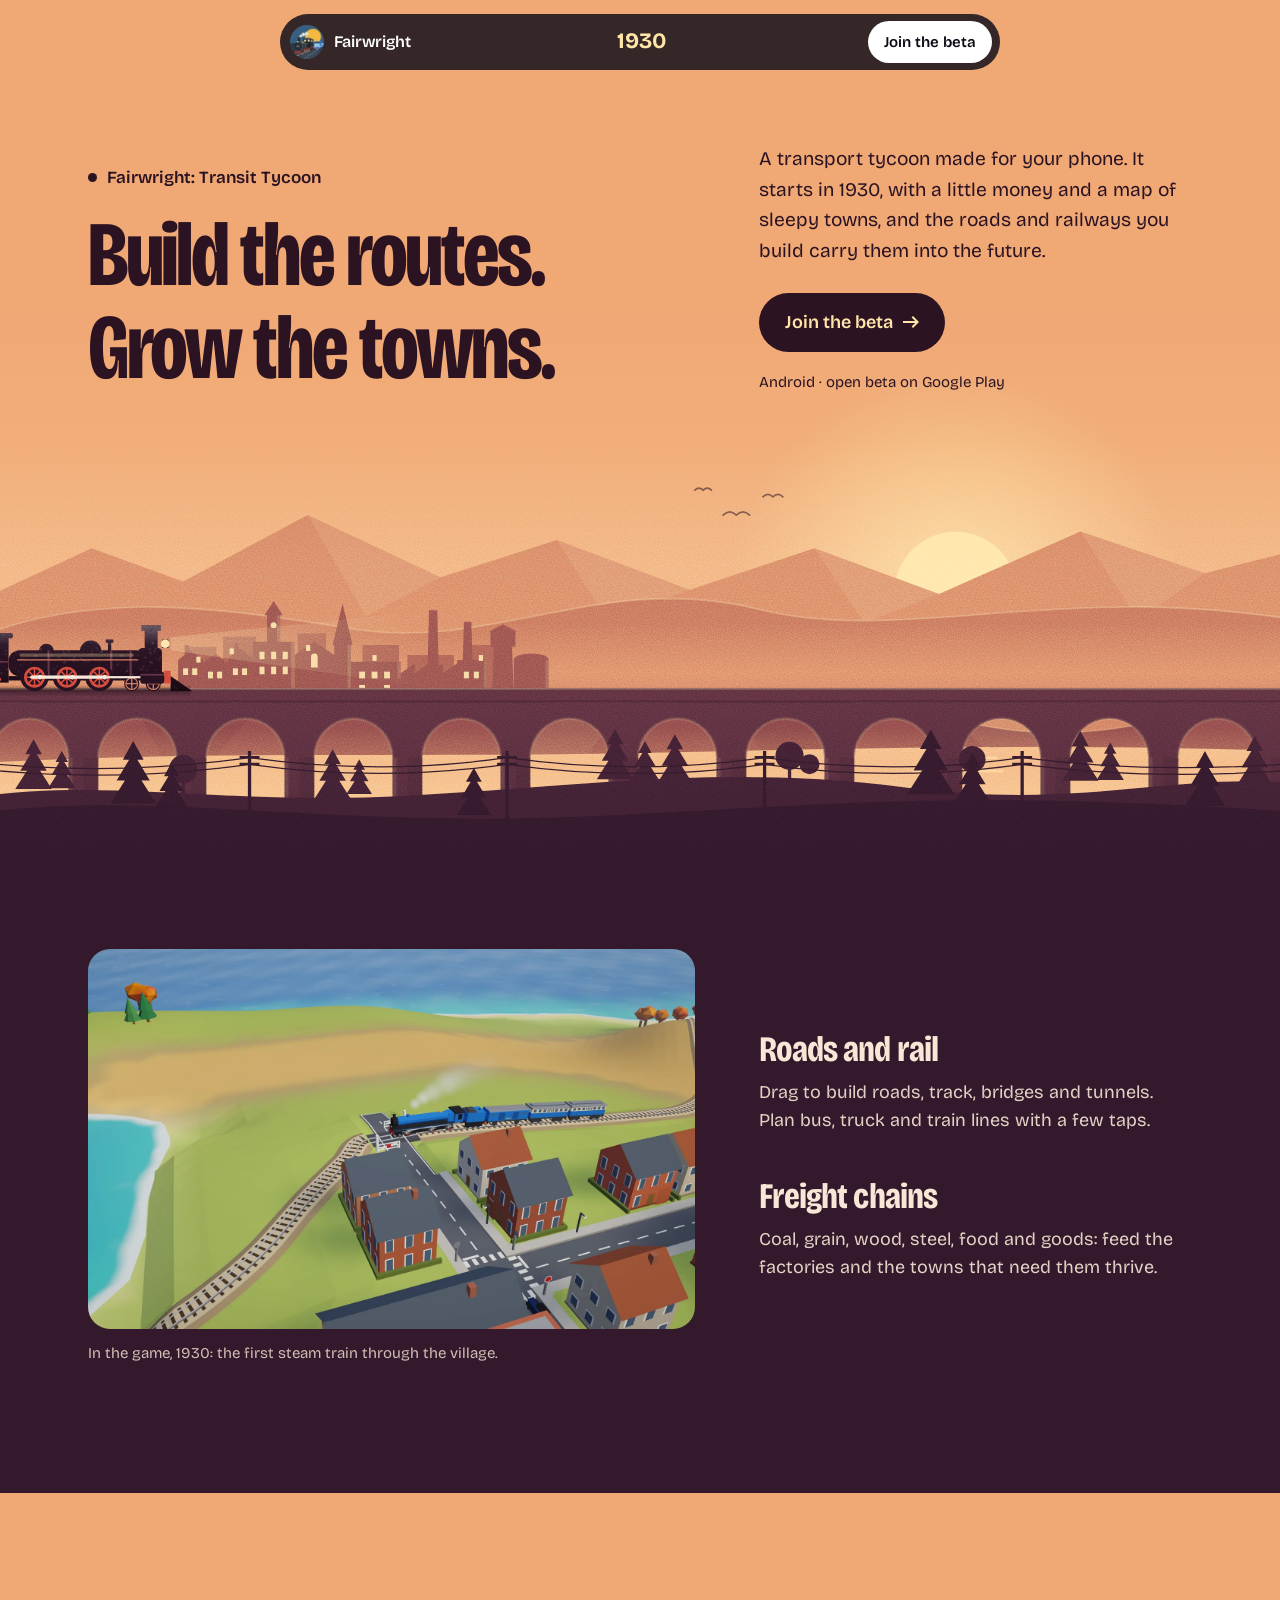
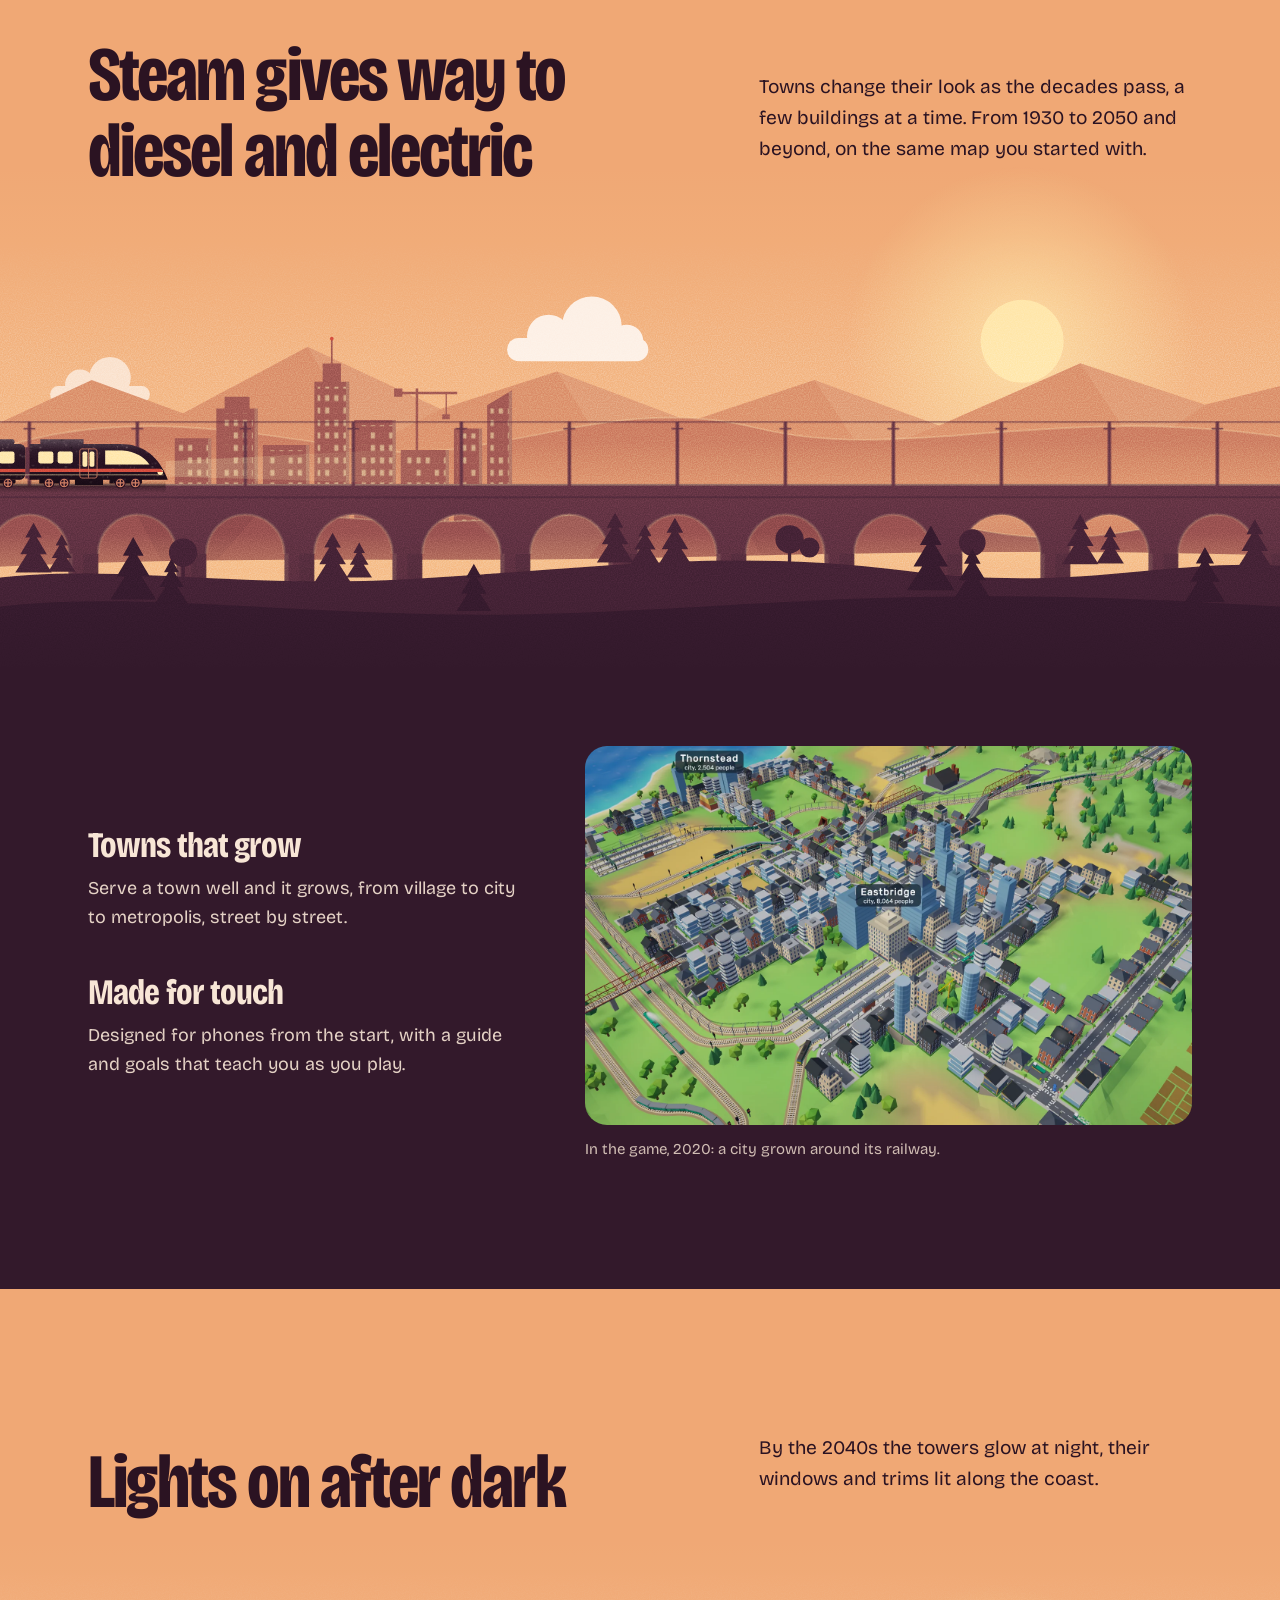
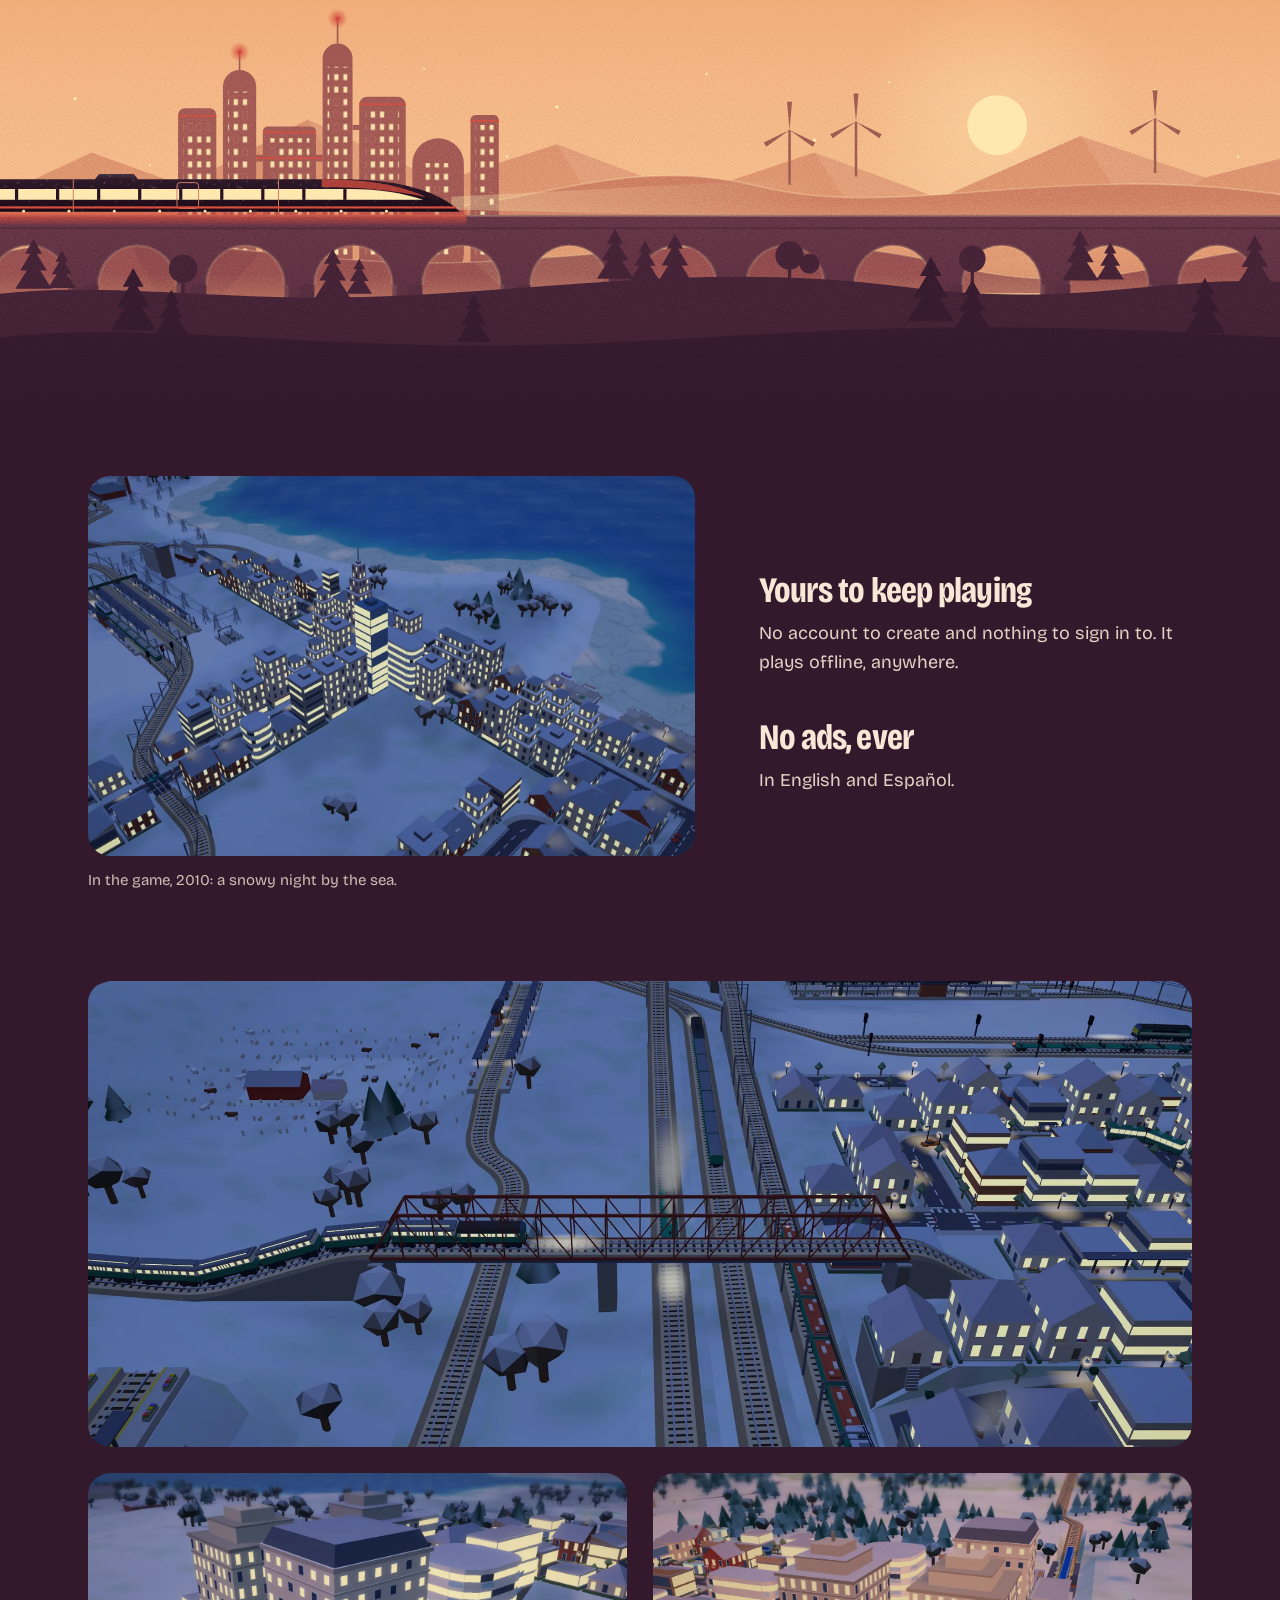
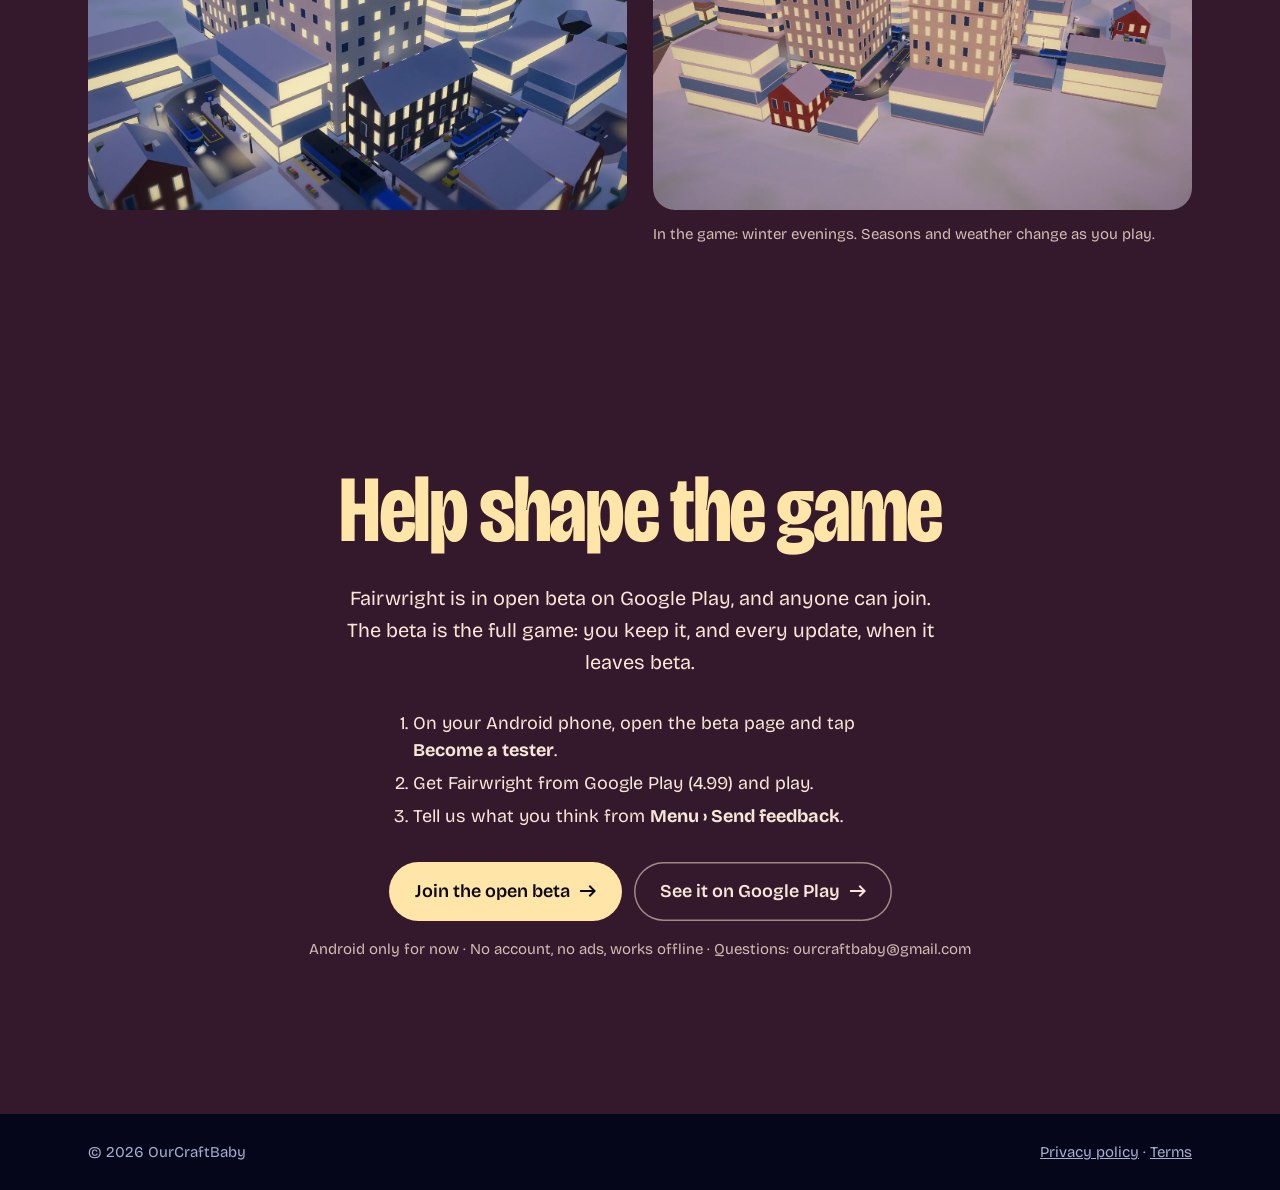
<file: index.html>
<!doctype html>
<html lang="en">
<head>
<meta charset="utf-8">
<meta name="viewport" content="width=device-width, initial-scale=1">
<title>Fairwright: Transit Tycoon · a transport tycoon for Android</title>
<meta name="description" content="Fairwright: Transit Tycoon is a transport tycoon for Android: build roads and railways from 1930 and grow towns into busy cities. By OurCraftBaby.">
<link rel="canonical" href="https://ourcraftbaby.github.io/">
<meta property="og:type" content="website">
<meta property="og:site_name" content="Fairwright: Transit Tycoon">
<meta property="og:url" content="https://ourcraftbaby.github.io/">
<meta property="og:title" content="Fairwright: Transit Tycoon · a transport tycoon for Android">
<meta property="og:description" content="Fairwright: Transit Tycoon is a transport tycoon for Android: build roads and railways from 1930 and grow towns into busy cities. By OurCraftBaby.">
<meta property="og:image" content="https://ourcraftbaby.github.io/img/og.jpg">
<meta property="og:image:width" content="1200">
<meta property="og:image:height" content="630">
<meta property="og:image:alt" content="A steam train crossing a stone viaduct at dawn, with the words: Build the routes. Grow the towns.">
<meta name="twitter:card" content="summary_large_image">
<link rel="icon" href="favicon.png" type="image/png">
<link rel="apple-touch-icon" href="apple-touch-icon.png">
<link rel="preload" href="fonts/BricolageGrotesque-latin.woff2" as="font" type="font/woff2" crossorigin>
<link rel="stylesheet" href="style.css">
<meta name="theme-color" content="#f0a875">
<script type="application/ld+json">
{"@context":"https://schema.org","@type":"VideoGame","name":"Fairwright: Transit Tycoon","url":"https://ourcraftbaby.github.io/","image":"https://ourcraftbaby.github.io/img/og.jpg","description":"A transport tycoon made for phones. Start in 1930 with a little money and a map of sleepy towns, and build the roads and railways that carry them into the future.","genre":["Simulation","Strategy","Tycoon"],"gamePlatform":"Android","operatingSystem":"Android","applicationCategory":"Game","inLanguage":["en","es"],"author":{"@type":"Organization","name":"OurCraftBaby","url":"https://ourcraftbaby.github.io/","email":"ourcraftbaby@gmail.com"}}
</script>
</head>
<body data-era="1930">
<a class="skip" href="#main">Skip to content</a>

<!-- Shared pieces of the landscape. Every colour is a custom property, so one drawing serves three eras. -->
<svg width="0" height="0" style="position:absolute" aria-hidden="true" focusable="false">
  <defs>
    <radialGradient id="halo"><stop offset=".25" stop-color="var(--lit)" stop-opacity=".6"/><stop offset="1" stop-color="var(--lit)" stop-opacity="0"/></radialGradient>
    <linearGradient id="beam"><stop offset="0" stop-color="var(--lit)" stop-opacity=".55"/><stop offset="1" stop-color="var(--lit)" stop-opacity="0"/></linearGradient>
    <linearGradient id="gPeaks" x1="0" y1="0" x2="0" y2="1"><stop offset="0" style="stop-color:color-mix(in oklab,var(--far) 62%,var(--sky))"/><stop offset=".6" style="stop-color:color-mix(in oklab,var(--far) 30%,var(--sky))"/></linearGradient>
    <linearGradient id="gFar" x1="0" y1="0" x2="0" y2="1"><stop offset="0" stop-color="var(--far)"/><stop offset=".55" style="stop-color:color-mix(in oklab,var(--far) 60%,var(--sky))"/></linearGradient>
    <linearGradient id="gMid" x1="0" y1="0" x2="0" y2="1"><stop offset="0" stop-color="var(--mid)"/><stop offset=".7" style="stop-color:color-mix(in oklab,var(--mid) 70%,var(--far))"/></linearGradient>
    <linearGradient id="gMist" x1="0" y1="0" x2="0" y2="1"><stop offset="0" stop-color="var(--sky)" stop-opacity="0"/><stop offset=".55" stop-color="var(--sky)" stop-opacity=".5"/><stop offset="1" stop-color="var(--sky)" stop-opacity="0"/></linearGradient>
    <linearGradient id="gStone" x1="0" y1="0" x2="0" y2="1"><stop offset="0" stop-color="var(--struct)"/><stop offset="1" style="stop-color:color-mix(in oklab,var(--struct) 55%,var(--near))"/></linearGradient>
    <radialGradient id="puffG"><stop offset=".15" stop-color="var(--on)"/><stop offset="1" stop-color="var(--on)" stop-opacity="0"/></radialGradient>
    <radialGradient id="haloA"><stop offset=".1" stop-color="var(--accent)" stop-opacity=".85"/><stop offset="1" stop-color="var(--accent)" stop-opacity="0"/></radialGradient>
    <linearGradient id="shadG" x1="0" y1="0" x2="0" y2="1"><stop offset="0" stop-color="#000" stop-opacity="0"/><stop offset=".45" stop-color="#000" stop-opacity=".34"/><stop offset="1" stop-color="#000" stop-opacity="0"/></linearGradient>
    <linearGradient id="glowG" x1="0" y1="0" x2="0" y2="1"><stop offset="0" stop-color="var(--accent)" stop-opacity="0"/><stop offset=".5" stop-color="var(--accent)" stop-opacity=".75"/><stop offset="1" stop-color="var(--accent)" stop-opacity="0"/></linearGradient>
    <linearGradient id="pulseG"><stop offset="0" stop-color="#fff" stop-opacity="0"/><stop offset=".5" stop-color="#fff" stop-opacity=".9"/><stop offset="1" stop-color="#fff" stop-opacity="0"/></linearGradient>
    <clipPath id="strip"><path d="M-426 273h602c28 0 50 4 68 10h-670z"/></clipPath>
    <pattern id="speck" width="80" height="50" patternUnits="userSpaceOnUse"><rect x="35.7" y="27.4" width="1.7" height="1" fill="var(--on)" opacity="0.19"/><rect x="14.6" y="25.1" width="1" height="0.8" fill="var(--on)" opacity="0.12"/><rect x="42.6" y="43.6" width="0.8" height="1.3" fill="#000" opacity="0.33"/><rect x="51.7" y="30.2" width="1" height="1.3" fill="var(--on)" opacity="0.18"/><rect x="4.7" y="9.3" width="1" height="1.3" fill="var(--on)" opacity="0.17"/><rect x="34.8" y="41.3" width="1" height="1.3" fill="var(--on)" opacity="0.10"/><rect x="6.7" y="32.1" width="1.7" height="1.3" fill="#000" opacity="0.31"/><rect x="55.9" y="15.4" width="1" height="1.3" fill="var(--on)" opacity="0.11"/><rect x="60.5" y="19.6" width="1.3" height="1" fill="var(--on)" opacity="0.10"/><rect x="54.1" y="10.5" width="0.8" height="1" fill="var(--on)" opacity="0.21"/><rect x="33.2" y="27.7" width="1" height="1.3" fill="var(--on)" opacity="0.11"/><rect x="26.3" y="47.2" width="0.8" height="0.8" fill="var(--on)" opacity="0.12"/><rect x="4.7" y="39.1" width="1" height="1.3" fill="#000" opacity="0.24"/><rect x="15.1" y="35.9" width="1" height="1" fill="#000" opacity="0.18"/><rect x="33.2" y="10.4" width="1.3" height="1.3" fill="var(--on)" opacity="0.24"/><rect x="16.6" y="19.3" width="0.8" height="0.8" fill="#000" opacity="0.20"/><rect x="20.4" y="37.9" width="1.3" height="1" fill="var(--on)" opacity="0.11"/><rect x="16.5" y="31.2" width="0.8" height="1.3" fill="var(--on)" opacity="0.20"/><rect x="10.1" y="28.8" width="1" height="1" fill="var(--on)" opacity="0.12"/><rect x="71.8" y="40.1" width="1" height="1.3" fill="var(--on)" opacity="0.22"/><rect x="74.3" y="9.6" width="1.7" height="1" fill="#000" opacity="0.24"/><rect x="8.2" y="1.9" width="1.3" height="0.8" fill="#000" opacity="0.23"/><rect x="33.2" y="44.3" width="1.7" height="1" fill="var(--on)" opacity="0.25"/><rect x="77.2" y="6.2" width="1.7" height="1.3" fill="#000" opacity="0.27"/><rect x="5.9" y="10.4" width="1" height="1.3" fill="var(--on)" opacity="0.14"/><rect x="35.2" y="3.0" width="1" height="1" fill="var(--on)" opacity="0.19"/><rect x="10.4" y="17.7" width="1.7" height="1" fill="#000" opacity="0.28"/><rect x="46.2" y="6.9" width="0.8" height="0.8" fill="var(--on)" opacity="0.16"/><rect x="24.6" y="1.6" width="0.8" height="1" fill="var(--on)" opacity="0.15"/><rect x="10.8" y="3.5" width="1.7" height="1.3" fill="var(--on)" opacity="0.11"/><rect x="74.0" y="36.1" width="1" height="1" fill="var(--on)" opacity="0.21"/><rect x="71.2" y="42.7" width="1.7" height="0.8" fill="#000" opacity="0.26"/><rect x="49.4" y="18.7" width="0.8" height="1.3" fill="var(--on)" opacity="0.11"/><rect x="9.1" y="12.6" width="1.7" height="1.3" fill="var(--on)" opacity="0.25"/><rect x="54.8" y="22.4" width="1.7" height="1.3" fill="var(--on)" opacity="0.22"/><rect x="2.4" y="29.5" width="1.7" height="0.8" fill="var(--on)" opacity="0.21"/><rect x="39.3" y="30.1" width="1.7" height="1" fill="#000" opacity="0.23"/><rect x="11.3" y="30.0" width="1" height="1" fill="#000" opacity="0.24"/><rect x="70.4" y="16.0" width="1.3" height="0.8" fill="#000" opacity="0.30"/><rect x="59.6" y="9.8" width="1" height="1" fill="var(--on)" opacity="0.25"/><rect x="16.6" y="6.6" width="1.3" height="0.8" fill="#000" opacity="0.33"/><rect x="21.9" y="8.3" width="1.7" height="1" fill="var(--on)" opacity="0.13"/><rect x="32.7" y="30.7" width="1.7" height="1.3" fill="var(--on)" opacity="0.23"/><rect x="77.6" y="22.2" width="0.8" height="0.8" fill="var(--on)" opacity="0.20"/><rect x="53.6" y="13.8" width="1.3" height="1" fill="#000" opacity="0.26"/><rect x="50.6" y="19.9" width="1" height="0.8" fill="#000" opacity="0.21"/><rect x="61.6" y="39.0" width="0.8" height="1" fill="var(--on)" opacity="0.19"/><rect x="50.6" y="18.1" width="0.8" height="1.3" fill="var(--on)" opacity="0.23"/><rect x="20.2" y="35.0" width="1.7" height="1.3" fill="#000" opacity="0.19"/><rect x="21.5" y="16.9" width="1" height="1" fill="#000" opacity="0.29"/><rect x="17.7" y="20.1" width="1.7" height="0.8" fill="var(--on)" opacity="0.13"/><rect x="70.1" y="0.3" width="1.3" height="1" fill="var(--on)" opacity="0.26"/><rect x="7.8" y="42.4" width="0.8" height="0.8" fill="var(--on)" opacity="0.16"/><rect x="6.9" y="15.2" width="1.3" height="1" fill="#000" opacity="0.31"/><rect x="27.5" y="4.1" width="1.7" height="1" fill="#000" opacity="0.30"/><rect x="38.5" y="1.4" width="0.8" height="1" fill="#000" opacity="0.19"/><rect x="26.5" y="38.6" width="1" height="1" fill="var(--on)" opacity="0.18"/><rect x="57.2" y="41.2" width="1.7" height="1" fill="#000" opacity="0.28"/><rect x="59.9" y="21.5" width="1.3" height="1.3" fill="#000" opacity="0.19"/><rect x="40.6" y="44.5" width="1.3" height="1" fill="#000" opacity="0.33"/><rect x="68.7" y="29.9" width="1.3" height="0.8" fill="#000" opacity="0.25"/><rect x="45.3" y="9.8" width="0.8" height="1.3" fill="var(--on)" opacity="0.16"/><rect x="42.5" y="2.2" width="1.7" height="1.3" fill="#000" opacity="0.26"/><rect x="38.8" y="33.9" width="0.8" height="1.3" fill="var(--on)" opacity="0.25"/><rect x="63.2" y="19.8" width="1" height="1" fill="var(--on)" opacity="0.15"/><rect x="71.2" y="45.8" width="1.7" height="1.3" fill="var(--on)" opacity="0.13"/><rect x="48.8" y="45.3" width="1" height="1.3" fill="#000" opacity="0.16"/><rect x="15.3" y="11.1" width="1.3" height="1" fill="#000" opacity="0.20"/><rect x="39.4" y="24.5" width="0.8" height="1.3" fill="#000" opacity="0.29"/><rect x="55.4" y="43.1" width="0.8" height="1" fill="#000" opacity="0.31"/><rect x="48.6" y="26.4" width="1" height="1.3" fill="var(--on)" opacity="0.19"/><rect x="46.3" y="6.7" width="1.3" height="0.8" fill="var(--on)" opacity="0.15"/><rect x="72.9" y="10.7" width="1" height="0.8" fill="var(--on)" opacity="0.14"/><rect x="57.4" y="12.7" width="0.8" height="1" fill="#000" opacity="0.24"/><rect x="62.4" y="6.2" width="1.7" height="1.3" fill="#000" opacity="0.16"/><rect x="15.9" y="33.4" width="1.3" height="0.8" fill="#000" opacity="0.27"/><rect x="27.1" y="48.9" width="1" height="0.8" fill="var(--on)" opacity="0.10"/><rect x="60.2" y="30.1" width="1.7" height="0.8" fill="var(--on)" opacity="0.12"/><rect x="13.6" y="7.7" width="1.3" height="1.3" fill="var(--on)" opacity="0.11"/><rect x="75.2" y="22.6" width="0.8" height="1" fill="var(--on)" opacity="0.17"/><rect x="28.0" y="10.3" width="1.3" height="0.8" fill="#000" opacity="0.17"/><rect x="15.8" y="20.0" width="1.3" height="1.3" fill="var(--on)" opacity="0.25"/><rect x="47.8" y="4.6" width="0.8" height="1" fill="#000" opacity="0.30"/><rect x="55.7" y="42.2" width="1.7" height="1.3" fill="#000" opacity="0.25"/><rect x="77.6" y="39.4" width="1.3" height="1" fill="#000" opacity="0.29"/><rect x="61.5" y="39.9" width="1.7" height="0.8" fill="#000" opacity="0.32"/><rect x="54.9" y="37.6" width="1" height="1" fill="var(--on)" opacity="0.13"/><rect x="63.0" y="14.8" width="0.8" height="0.8" fill="#000" opacity="0.34"/><rect x="71.3" y="2.4" width="1.3" height="1.3" fill="var(--on)" opacity="0.13"/><rect x="32.1" y="8.9" width="0.8" height="1" fill="var(--on)" opacity="0.18"/><rect x="16.8" y="5.9" width="1.7" height="1.3" fill="var(--on)" opacity="0.20"/><rect x="58.4" y="12.6" width="1.7" height="1.3" fill="var(--on)" opacity="0.13"/><rect x="29.7" y="4.8" width="1.3" height="1" fill="#000" opacity="0.26"/><rect x="40.1" y="47.4" width="0.8" height="1.3" fill="var(--on)" opacity="0.20"/><rect x="43.4" y="32.8" width="0.8" height="1" fill="#000" opacity="0.19"/><rect x="37.3" y="8.3" width="1.7" height="1.3" fill="#000" opacity="0.17"/><rect x="74.7" y="20.6" width="1.7" height="1.3" fill="var(--on)" opacity="0.18"/><rect x="38.2" y="13.2" width="1.3" height="1.3" fill="#000" opacity="0.21"/><rect x="1.1" y="12.0" width="0.8" height="1.3" fill="var(--on)" opacity="0.22"/><rect x="30.8" y="44.0" width="1.7" height="0.8" fill="#000" opacity="0.29"/><rect x="25.2" y="39.1" width="1" height="1" fill="#000" opacity="0.21"/><rect x="59.7" y="2.2" width="0.8" height="1.3" fill="#000" opacity="0.19"/><rect x="75.8" y="12.0" width="0.8" height="0.8" fill="#000" opacity="0.24"/><rect x="16.1" y="2.6" width="1" height="0.8" fill="var(--on)" opacity="0.12"/><rect x="32.9" y="29.5" width="1.7" height="1" fill="#000" opacity="0.26"/><rect x="78.8" y="46.7" width="1" height="0.8" fill="var(--on)" opacity="0.18"/><rect x="24.4" y="24.9" width="1.3" height="1" fill="var(--on)" opacity="0.21"/><rect x="44.6" y="29.0" width="1.3" height="0.8" fill="var(--on)" opacity="0.14"/><rect x="77.4" y="44.9" width="0.8" height="1.3" fill="var(--on)" opacity="0.14"/><rect x="33.6" y="30.5" width="0.8" height="0.8" fill="var(--on)" opacity="0.11"/><rect x="6.8" y="33.1" width="1" height="1.3" fill="#000" opacity="0.25"/><rect x="28.0" y="16.6" width="1.7" height="1.3" fill="var(--on)" opacity="0.24"/><rect x="63.4" y="21.9" width="1" height="1" fill="var(--on)" opacity="0.14"/><rect x="64.0" y="18.1" width="1.3" height="1" fill="var(--on)" opacity="0.22"/><rect x="72.7" y="21.0" width="1.3" height="1.3" fill="var(--on)" opacity="0.24"/><rect x="6.2" y="4.1" width="1.7" height="1.3" fill="var(--on)" opacity="0.23"/><rect x="0.7" y="15.2" width="0.8" height="1.3" fill="var(--on)" opacity="0.22"/><rect x="54.8" y="13.9" width="1" height="0.8" fill="var(--on)" opacity="0.22"/><rect x="28.9" y="5.8" width="1.7" height="1.3" fill="#000" opacity="0.32"/><rect x="54.3" y="13.7" width="1.3" height="1" fill="var(--on)" opacity="0.16"/><rect x="73.8" y="43.8" width="1" height="0.8" fill="var(--on)" opacity="0.16"/><rect x="28.7" y="19.4" width="1.7" height="0.8" fill="#000" opacity="0.23"/><rect x="30.8" y="7.6" width="1" height="0.8" fill="var(--on)" opacity="0.17"/><rect x="67.5" y="39.8" width="1" height="1.3" fill="var(--on)" opacity="0.13"/><rect x="23.4" y="1.1" width="1.7" height="0.8" fill="#000" opacity="0.21"/><rect x="43.1" y="16.4" width="1.3" height="1.3" fill="var(--on)" opacity="0.15"/><rect x="2.1" y="32.0" width="0.8" height="1.3" fill="#000" opacity="0.24"/><rect x="56.3" y="24.0" width="1.3" height="1" fill="var(--on)" opacity="0.15"/><rect x="76.5" y="32.9" width="1.7" height="1" fill="var(--on)" opacity="0.22"/><rect x="55.9" y="44.8" width="1.7" height="1.3" fill="var(--on)" opacity="0.10"/><rect x="29.9" y="4.4" width="1.7" height="1.3" fill="#000" opacity="0.25"/><rect x="56.1" y="39.3" width="1.7" height="1" fill="#000" opacity="0.20"/><rect x="12.8" y="31.1" width="1" height="1" fill="var(--on)" opacity="0.17"/><rect x="23.1" y="47.5" width="0.8" height="1" fill="var(--on)" opacity="0.12"/><rect x="51.2" y="38.0" width="1" height="0.8" fill="#000" opacity="0.16"/><rect x="38.0" y="39.2" width="1.3" height="0.8" fill="var(--on)" opacity="0.16"/><rect x="46.5" y="29.4" width="1.7" height="1.3" fill="var(--on)" opacity="0.17"/><rect x="70.7" y="19.7" width="1.3" height="1.3" fill="var(--on)" opacity="0.23"/><rect x="37.9" y="12.8" width="1.7" height="1" fill="#000" opacity="0.30"/><rect x="7.3" y="42.3" width="1.7" height="0.8" fill="var(--on)" opacity="0.12"/><rect x="63.1" y="47.8" width="1.3" height="0.8" fill="#000" opacity="0.20"/><rect x="0.9" y="23.2" width="1.3" height="1" fill="#000" opacity="0.29"/><rect x="47.9" y="7.7" width="1" height="1" fill="var(--on)" opacity="0.25"/><rect x="64.0" y="6.4" width="1.3" height="1.3" fill="var(--on)" opacity="0.12"/><rect x="60.9" y="0.1" width="1" height="0.8" fill="var(--on)" opacity="0.14"/><rect x="56.6" y="4.8" width="1.7" height="1.3" fill="var(--on)" opacity="0.25"/><rect x="46.3" y="42.0" width="1.3" height="0.8" fill="#000" opacity="0.24"/><rect x="72.4" y="4.5" width="1.7" height="0.8" fill="var(--on)" opacity="0.17"/><rect x="39.0" y="46.4" width="1.3" height="1" fill="var(--on)" opacity="0.11"/><rect x="24.2" y="22.9" width="0.8" height="1" fill="var(--on)" opacity="0.12"/></pattern>
    <linearGradient id="shade" x1="0" y1="0" x2="0" y2="1"><stop offset="0" stop-color="#fff" stop-opacity=".3"/><stop offset=".3" stop-color="#fff" stop-opacity=".04"/><stop offset=".62" stop-color="#000" stop-opacity="0"/><stop offset="1" stop-color="#000" stop-opacity=".45"/></linearGradient>
    <pattern id="bay" x="0" y="314" width="130" height="220" patternUnits="userSpaceOnUse">
      <path d="M0 0H130V220H112V66A47 47 0 0 0 18 66V220H0Z" fill="url(#gStone)"/>
      <path d="M112 66A47 47 0 0 0 18 66" fill="none" stroke="var(--lit)" stroke-opacity=".16" stroke-width="3"/>
      <rect x="112" y="66" width="5" height="154" fill="var(--lit)" opacity=".1"/>
      <rect x="0" y="66" width="18" height="154" fill="var(--near)" opacity=".18"/>
    </pattern>
    <pattern id="win" width="11" height="15" patternUnits="userSpaceOnUse"><rect x="3" y="4" width="5" height="7" fill="var(--lit)"/></pattern>
    <pattern id="wire" x="0" y="220.6" width="130" height="79.4" patternUnits="userSpaceOnUse"><path d="M0 0H130V1.6H67V8H72V10H67V80H63V10H58V8H63V1.6H0Z" fill="var(--struct)"/></pattern>
    <path id="pine" d="M0 0l-10 18h6l-12 20h8l-14 22h44l-14-22h8l-12-20h6z"/>

    <symbol id="peaks" viewBox="0 0 1600 520" preserveAspectRatio="none" overflow="visible">
      <path d="M0 215L140 150 250 190 400 110 560 185 700 140 860 200 1010 150 1160 205 1330 130 1480 180 1600 150V700H0Z" fill="url(#gPeaks)"/>
      <path d="M400 110L560 185 470 232ZM1330 130L1480 180 1400 236ZM700 140L860 200 760 236ZM1010 150L1160 205 1070 240Z" fill="var(--lit)" opacity=".12"/>
    </symbol>
    <symbol id="far" viewBox="0 0 1600 520" preserveAspectRatio="none" overflow="visible">
      <path d="M0 250C150 190 300 215 460 240S760 170 940 215 1300 180 1600 230V700H0Z" fill="url(#gFar)"/>
      <path d="M0 250C150 190 300 215 460 240S760 170 940 215 1300 180 1600 230" fill="none" stroke="var(--lit)" stroke-opacity=".3" stroke-width="2"/>
      <rect y="232" width="1600" height="110" fill="url(#gMist)"/>
    </symbol>
    <symbol id="mid" viewBox="0 0 1600 520" preserveAspectRatio="none" overflow="visible">
      <path d="M0 330C200 280 380 345 600 335S980 290 1180 340 1480 300 1600 325V620H0Z" fill="url(#gMid)"/>
      <path d="M600 335L790 312 700 430ZM1180 340L1330 316 1270 430Z" fill="var(--lit)" opacity=".07"/>
      <path d="M180 302L340 326 250 430ZM900 303L1060 318 980 430Z" fill="var(--near)" opacity=".1"/>
      <path d="M0 330C200 280 380 345 600 335S980 290 1180 340 1480 300 1600 325" fill="none" stroke="var(--lit)" stroke-opacity=".22" stroke-width="2"/>
      <path d="M0 392C300 376 520 386 800 380S1300 368 1600 378V620H0Z" style="fill:color-mix(in oklab,var(--lit) var(--haze),var(--sky))"/>
      <rect y="350" width="1600" height="80" fill="url(#gMist)" opacity=".7"/>
    </symbol>
    <symbol id="viaduct" viewBox="0 0 1600 520" preserveAspectRatio="none" overflow="visible">
      <rect y="314" width="1600" height="220" fill="url(#bay)"/>
      <rect y="296" width="1600" height="18" fill="var(--struct)"/>
      <rect y="296" width="1600" height="2" fill="var(--lit)" opacity=".3"/>
      <rect y="311" width="1600" height="3" fill="var(--near)" opacity=".35"/>
    </symbol>
    <symbol id="foreA" viewBox="0 0 1600 520" preserveAspectRatio="none" overflow="visible">
      <g style="fill:color-mix(in oklab,var(--near) 68%,var(--struct))">
        <path d="M0 420C160 396 300 430 520 418S900 380 1120 408 1440 388 1600 404V620H0Z"/>
        <use href="#pine" transform="translate(70 350) scale(1)"/><use href="#pine" transform="translate(104 364) scale(0.75)"/><use href="#pine" transform="translate(430 362) scale(1)"/><use href="#pine" transform="translate(462 374) scale(0.7)"/><use href="#pine" transform="translate(770 338) scale(1)"/><use href="#pine" transform="translate(806 352) scale(0.8)"/><use href="#pine" transform="translate(842 344) scale(1)"/><use href="#pine" transform="translate(1330 340) scale(1)"/><use href="#pine" transform="translate(1366 354) scale(0.75)"/><use href="#pine" transform="translate(1540 346) scale(1)"/>
        <path d="M248 392v30h4v-30zM978 376v30h4v-30zM1198 380v30h4v-30z"/><circle cx="250" cy="386" r="17"/><circle cx="980" cy="370" r="17"/><circle cx="1004" cy="380" r="12"/><circle cx="1200" cy="374" r="16"/>
      </g>
    </symbol>
    <symbol id="foreB" viewBox="0 0 1600 520" preserveAspectRatio="none" overflow="visible">
      <g fill="var(--near)">
        <path d="M0 448C180 418 420 462 700 452S1150 414 1600 446V526H0Z"/>
        <use href="#pine" transform="translate(190 360) scale(1.25)"/><use href="#pine" transform="translate(236 386) scale(0.9)"/><use href="#pine" transform="translate(600 392) scale(0.95)"/><use href="#pine" transform="translate(1150 346) scale(1.3)"/><use href="#pine" transform="translate(1200 374) scale(1)"/><use href="#pine" transform="translate(1480 372) scale(1.1)"/>
      </g>
    </symbol>
  </defs>
</svg>

<div class="dial">
  <a class="brand" href="./" aria-label="Fairwright: Transit Tycoon, home"><img src="img/icon-72.webp" width="34" height="34" alt=""><span>Fairwright</span></a>
  <span class="year-now" id="year" aria-hidden="true">1930</span>
  <a class="btn" href="#beta">Join the beta</a>
  <i class="bar" id="bar"></i>
</div>

<main id="main">
  <section data-era="1930" data-year="1930">
    <div class="sky">
      <div class="wrap sky-grid">
        <div>
          <p class="when">Fairwright: Transit Tycoon</p>
          <h1>Build the routes. Grow the towns.</h1>
        </div>
        <div>
          <p class="lead">A transport tycoon made for your phone. It starts in 1930, with a little money and a map of sleepy towns, and the roads and railways you build carry them into the future.</p>
          <div class="cta"><a class="btn" href="#beta">Join the beta</a><span>Android · open beta on Google Play</span></div>
        </div>
      </div>
      <div class="scene" role="img" aria-label="A steam train crossing a stone viaduct at dawn, a small factory town on the hill behind it">
        <svg class="ly" data-k="130" viewBox="0 0 1600 520" preserveAspectRatio="xMidYMax slice" aria-hidden="true"><circle cx="1180" cy="212" r="270" fill="url(#halo)"/><circle cx="1180" cy="212" r="74" fill="var(--lit)"/>
        <g class="drift" fill="none" stroke="var(--ink)" stroke-width="2" stroke-linecap="round" opacity=".55"><path d="M900 118q8-8 16 0q8-8 16 0"/><path d="M948 96q6-6 12 0q6-6 12 0"/><path d="M866 88q5-5 10 0q5-5 10 0"/></g></svg>
        <svg class="ly" data-k="96" viewBox="0 0 1600 520" preserveAspectRatio="xMidYMax slice" aria-hidden="true"><use href="#peaks"/></svg>
        <svg class="ly" data-k="62" viewBox="0 0 1600 520" preserveAspectRatio="xMidYMax slice" aria-hidden="true"><use href="#far"/></svg>
        <svg class="ly" data-k="24" viewBox="0 0 1600 520" preserveAspectRatio="xMidYMax slice" aria-hidden="true"><g fill="url(#puffG)"><circle class="puff3" cx="551" cy="204" r="20" style="animation-delay:-0.00s"/><circle class="puff3" cx="551" cy="204" r="20" style="animation-delay:-2.00s"/><circle class="puff3" cx="551" cy="204" r="20" style="animation-delay:-4.00s"/><circle class="puff3" cx="551" cy="204" r="20" style="animation-delay:-6.00s"/><circle class="puff3" cx="551" cy="204" r="20" style="animation-delay:-8.00s"/><circle class="puff3" cx="592" cy="218" r="16" style="animation-delay:-0.00s"/><circle class="puff3" cx="592" cy="218" r="16" style="animation-delay:-2.00s"/><circle class="puff3" cx="592" cy="218" r="16" style="animation-delay:-4.00s"/><circle class="puff3" cx="592" cy="218" r="16" style="animation-delay:-6.00s"/></g>
        <path class="bld2" d="M256 252h34v110h-34zM298 240h40v122h-40zM388 236h34v126h-34zM466 250h44v112h-44zM520 262h56v100h-56zM596 250h46v112h-46z"/>
        <g class="bld">
          <path d="M244 268l15-12 15 12v94h-30zM274 272l15-12 15 12v90h-30zM304 266l15-12 15 12v96h-30zM252 250h5v14h-5zM312 248h5v14h-5z"/>
          <path d="M334 246h50v116h-50zM351 214h16v32h-16zM348 214l11-17 11 17z"/>
          <path d="M384 262l24-16 24 16v100h-48zM432 250h20v112h-20zM430 250l12-50 12 50z"/>
          <path d="M452 270h60v92h-60zM512 284l17-12v12l17-12v12l17-12v12l17-12v90h-68zM580 268h36v94h-36z"/>
          <path d="M546 208h10l2 84h-14zM588 222h9l2 70h-13z"/>
          <path d="M620 234h30v18h-30zM618 234l17-9 17 9zM624 252h22l4 110h-30zM648 268a21 8 0 0 1 42 0v94h-42z"/>
        </g>
        <g fill="var(--lit)" opacity=".16"><path d="M380 246h4v116h-4zM448 250h4v112h-4zM508 270h4v20h-4zM612 268h4v94h-4zM686 268h4v94h-4zM363 214h4v32h-4z"/></g>
        <g fill="var(--lit)" opacity=".92"><circle cx="359" cy="226" r="3.5"/><path d="M404 264a4 4 0 0 1 8 0v13h-8z"/><rect x="250" y="278" width="6" height="8"/><rect x="261" y="278" width="6" height="8" class="lamp" style="--d:8.2s;--t:-1.2s;--b:0.12"/><rect x="280" y="282" width="6" height="8"/><rect x="291" y="282" width="6" height="8" class="lamp" style="--d:11.5s;--t:-0.8s;--b:0.12"/><rect x="310" y="278" width="6" height="8"/><rect x="321" y="278" width="6" height="8" class="lamp" style="--d:10.4s;--t:-3.8s;--b:0.12"/><rect x="342" y="258" width="6" height="9"/><rect x="356" y="258" width="6" height="9" class="lamp" style="--d:5.6s;--t:-2.8s;--b:0.12"/><rect x="370" y="258" width="6" height="9"/><rect x="342" y="276" width="6" height="9" class="lamp" style="--d:5.4s;--t:-2.3s;--b:0.12"/><rect x="356" y="276" width="6" height="9"/><rect x="370" y="276" width="6" height="9" class="lamp" style="--d:5.7s;--t:-0.5s;--b:0.12"/><rect x="462" y="282" width="7" height="8"/><rect x="477" y="282" width="7" height="8" class="lamp" style="--d:9.2s;--t:-7.6s;--b:0.12"/><rect x="492" y="282" width="7" height="8"/><rect x="462" y="298" width="7" height="8" class="lamp" style="--d:6.2s;--t:-1.4s;--b:0.12"/><rect x="492" y="298" width="7" height="8"/><rect x="588" y="282" width="6" height="8" class="lamp" style="--d:11.3s;--t:-10.7s;--b:0.12"/><rect x="600" y="282" width="6" height="8"/><rect x="266" y="264" width="5" height="7" class="lamp" style="--d:10.8s;--t:-4.3s;--b:0.12"/><rect x="306" y="254" width="5" height="7"/><rect x="398" y="250" width="5" height="7" class="lamp" style="--d:14.8s;--t:-0.7s;--b:0.12"/><rect x="478" y="262" width="5" height="7"/><rect x="606" y="262" width="5" height="7" class="lamp" style="--d:13.6s;--t:-3.9s;--b:0.12"/></g><use href="#mid"/><g fill="var(--lit)" opacity=".6"><rect class="lamp" style="--d:3.1s;--b:.5" x="1140" y="384" width="90" height="3" rx="1.5"/><rect class="lamp" style="--d:2.3s;--t:-1s;--b:.4" x="1160" y="392" width="54" height="3" rx="1.5"/><rect class="lamp" style="--d:3.7s;--t:-2s;--b:.5" x="1128" y="400" width="110" height="3" rx="1.5"/></g></svg>
        <svg class="ly" viewBox="0 0 1600 520" preserveAspectRatio="xMidYMax slice" aria-hidden="true"><use href="#viaduct"/></svg>
        <svg class="ly train" data-dur="30" viewBox="0 0 1600 520" preserveAspectRatio="xMidYMax slice" aria-hidden="true"><g><g transform="translate(0 300) scale(1.3) translate(0 -300)">
          <rect x="-296" y="294" width="548" height="11" fill="url(#shadG)"/>
          <g fill="url(#puffG)"><circle class="puff" cx="216" cy="234" r="30" style="animation-delay:-0.00s"/><circle class="puff" cx="216" cy="234" r="30" style="animation-delay:-0.49s"/><circle class="puff" cx="216" cy="234" r="30" style="animation-delay:-0.98s"/><circle class="puff" cx="216" cy="234" r="30" style="animation-delay:-1.47s"/><circle class="puff" cx="216" cy="234" r="30" style="animation-delay:-1.96s"/><circle class="puff" cx="216" cy="234" r="30" style="animation-delay:-2.44s"/><circle class="puff" cx="216" cy="234" r="30" style="animation-delay:-2.93s"/><circle class="puff" cx="216" cy="234" r="30" style="animation-delay:-3.42s"/><circle class="puff" cx="216" cy="234" r="30" style="animation-delay:-3.91s"/><circle class="puff2" cx="226" cy="293" r="12" style="animation-delay:-0.00s"/><circle class="puff2" cx="226" cy="293" r="12" style="animation-delay:-0.50s"/><circle class="puff2" cx="226" cy="293" r="12" style="animation-delay:-1.00s"/></g>
          <path d="M234 250L470 226V296L234 262Z" fill="url(#beam)" opacity=".5"/>
          <g fill="var(--train)"><rect x="-290" y="264" width="88" height="28" rx="3"/><rect x="-292" y="259" width="92" height="6" rx="3"/><rect x="-276" y="255" width="60" height="5" rx="2"/><rect x="-266" y="252" width="6" height="4" rx="1"/><rect x="-232" y="252" width="6" height="4" rx="1"/><rect x="-284" y="292" width="76" height="3"/><rect x="-202" y="285" width="6" height="3"/><rect x="-196" y="264" width="88" height="28" rx="3"/><rect x="-198" y="259" width="92" height="6" rx="3"/><rect x="-182" y="255" width="60" height="5" rx="2"/><rect x="-172" y="252" width="6" height="4" rx="1"/><rect x="-138" y="252" width="6" height="4" rx="1"/><rect x="-190" y="292" width="76" height="3"/><rect x="-108" y="285" width="6" height="3"/><rect x="-102" y="264" width="88" height="28" rx="3"/><rect x="-104" y="259" width="92" height="6" rx="3"/><rect x="-88" y="255" width="60" height="5" rx="2"/><rect x="-78" y="252" width="6" height="4" rx="1"/><rect x="-44" y="252" width="6" height="4" rx="1"/><rect x="-96" y="292" width="76" height="3"/><rect x="-14" y="285" width="6" height="3"/>            <path d="M-6 268h50v24h-50zM-2 268q22-13 42 0zM44 286h8v3h-8z"/>            <rect x="50" y="250" width="34" height="42"/><rect x="46" y="246" width="42" height="5" rx="2"/>            <rect x="84" y="262" width="128" height="24" rx="10"/><rect x="204" y="260" width="22" height="28" rx="4"/>            <path d="M210 260v-16h-3v-5h18v5h-3v16zM150 263a10 10 0 0 1 20 0zM112 263a7 7 0 0 1 14 0zM176 254h3v9h-3zM174 252h7v3h-7zM226 252h6v8h-6z"/>            <rect x="84" y="286" width="150" height="4"/><path d="M234 286l20 14h-20z"/></g><clipPath id="cS"><rect x="-290" y="264" width="88" height="28" rx="3"/><rect x="-292" y="259" width="92" height="6" rx="3"/><rect x="-276" y="255" width="60" height="5" rx="2"/><rect x="-266" y="252" width="6" height="4" rx="1"/><rect x="-232" y="252" width="6" height="4" rx="1"/><rect x="-284" y="292" width="76" height="3"/><rect x="-202" y="285" width="6" height="3"/><rect x="-196" y="264" width="88" height="28" rx="3"/><rect x="-198" y="259" width="92" height="6" rx="3"/><rect x="-182" y="255" width="60" height="5" rx="2"/><rect x="-172" y="252" width="6" height="4" rx="1"/><rect x="-138" y="252" width="6" height="4" rx="1"/><rect x="-190" y="292" width="76" height="3"/><rect x="-108" y="285" width="6" height="3"/><rect x="-102" y="264" width="88" height="28" rx="3"/><rect x="-104" y="259" width="92" height="6" rx="3"/><rect x="-88" y="255" width="60" height="5" rx="2"/><rect x="-78" y="252" width="6" height="4" rx="1"/><rect x="-44" y="252" width="6" height="4" rx="1"/><rect x="-96" y="292" width="76" height="3"/><rect x="-14" y="285" width="6" height="3"/>            <path d="M-6 268h50v24h-50zM-2 268q22-13 42 0zM44 286h8v3h-8z"/>            <rect x="50" y="250" width="34" height="42"/><rect x="46" y="246" width="42" height="5" rx="2"/>            <rect x="84" y="262" width="128" height="24" rx="10"/><rect x="204" y="260" width="22" height="28" rx="4"/>            <path d="M210 260v-16h-3v-5h18v5h-3v16zM150 263a10 10 0 0 1 20 0zM112 263a7 7 0 0 1 14 0zM176 254h3v9h-3zM174 252h7v3h-7zM226 252h6v8h-6z"/>            <rect x="84" y="286" width="150" height="4"/><path d="M234 286l20 14h-20z"/></clipPath><g clip-path="url(#cS)"><rect x="-300" y="238" width="566" height="62" fill="url(#shade)"/><rect x="-300" y="238" width="566" height="62" fill="url(#speck)"/></g>
          <g fill="var(--struct)"><rect x="120" y="262" width="2" height="24"/><rect x="178" y="262" width="2" height="24"/><rect x="196" y="262" width="2" height="24"/><rect x="-6" y="277" width="50" height="1.5"/><rect x="50" y="272" width="34" height="1.5"/></g>
          <path d="M92 271H204" stroke="var(--far)" stroke-width="1.2" fill="none"/>
          <rect x="94" y="265" width="106" height="3" rx="1.5" fill="var(--lit)" opacity=".28"/>
          <g fill="var(--accent)"><rect x="-290" y="283.5" width="88" height="2"/><rect x="-286" y="267" width="1.5" height="23"/><rect x="-207.5" y="267" width="1.5" height="23"/><rect x="-196" y="283.5" width="88" height="2"/><rect x="-192" y="267" width="1.5" height="23"/><rect x="-113.5" y="267" width="1.5" height="23"/><rect x="-102" y="283.5" width="88" height="2"/><rect x="-98" y="267" width="1.5" height="23"/><rect x="-19.5" y="267" width="1.5" height="23"/><rect x="228" y="281" width="6" height="12"/><rect x="-6" y="283.5" width="50" height="2"/></g>
          <g transform="translate(-277 296)"><g class="rot" style="animation-duration:0.54s"><circle r="5" fill="var(--train)"/><circle r="3.4" fill="none" stroke="var(--far)" stroke-width="1.1"/><path d="M-3.4 0H3.4M0-3.4V3.4" stroke="var(--far)" stroke-width="1.2"/></g></g><g transform="translate(-265 296)"><g class="rot" style="animation-duration:0.54s"><circle r="5" fill="var(--train)"/><circle r="3.4" fill="none" stroke="var(--far)" stroke-width="1.1"/><path d="M-3.4 0H3.4M0-3.4V3.4" stroke="var(--far)" stroke-width="1.2"/></g></g><g transform="translate(-227 296)"><g class="rot" style="animation-duration:0.54s"><circle r="5" fill="var(--train)"/><circle r="3.4" fill="none" stroke="var(--far)" stroke-width="1.1"/><path d="M-3.4 0H3.4M0-3.4V3.4" stroke="var(--far)" stroke-width="1.2"/></g></g><g transform="translate(-215 296)"><g class="rot" style="animation-duration:0.54s"><circle r="5" fill="var(--train)"/><circle r="3.4" fill="none" stroke="var(--far)" stroke-width="1.1"/><path d="M-3.4 0H3.4M0-3.4V3.4" stroke="var(--far)" stroke-width="1.2"/></g></g><g transform="translate(-183 296)"><g class="rot" style="animation-duration:0.54s"><circle r="5" fill="var(--train)"/><circle r="3.4" fill="none" stroke="var(--far)" stroke-width="1.1"/><path d="M-3.4 0H3.4M0-3.4V3.4" stroke="var(--far)" stroke-width="1.2"/></g></g><g transform="translate(-171 296)"><g class="rot" style="animation-duration:0.54s"><circle r="5" fill="var(--train)"/><circle r="3.4" fill="none" stroke="var(--far)" stroke-width="1.1"/><path d="M-3.4 0H3.4M0-3.4V3.4" stroke="var(--far)" stroke-width="1.2"/></g></g><g transform="translate(-133 296)"><g class="rot" style="animation-duration:0.54s"><circle r="5" fill="var(--train)"/><circle r="3.4" fill="none" stroke="var(--far)" stroke-width="1.1"/><path d="M-3.4 0H3.4M0-3.4V3.4" stroke="var(--far)" stroke-width="1.2"/></g></g><g transform="translate(-121 296)"><g class="rot" style="animation-duration:0.54s"><circle r="5" fill="var(--train)"/><circle r="3.4" fill="none" stroke="var(--far)" stroke-width="1.1"/><path d="M-3.4 0H3.4M0-3.4V3.4" stroke="var(--far)" stroke-width="1.2"/></g></g><g transform="translate(-89 296)"><g class="rot" style="animation-duration:0.54s"><circle r="5" fill="var(--train)"/><circle r="3.4" fill="none" stroke="var(--far)" stroke-width="1.1"/><path d="M-3.4 0H3.4M0-3.4V3.4" stroke="var(--far)" stroke-width="1.2"/></g></g><g transform="translate(-77 296)"><g class="rot" style="animation-duration:0.54s"><circle r="5" fill="var(--train)"/><circle r="3.4" fill="none" stroke="var(--far)" stroke-width="1.1"/><path d="M-3.4 0H3.4M0-3.4V3.4" stroke="var(--far)" stroke-width="1.2"/></g></g><g transform="translate(-39 296)"><g class="rot" style="animation-duration:0.54s"><circle r="5" fill="var(--train)"/><circle r="3.4" fill="none" stroke="var(--far)" stroke-width="1.1"/><path d="M-3.4 0H3.4M0-3.4V3.4" stroke="var(--far)" stroke-width="1.2"/></g></g><g transform="translate(-27 296)"><g class="rot" style="animation-duration:0.54s"><circle r="5" fill="var(--train)"/><circle r="3.4" fill="none" stroke="var(--far)" stroke-width="1.1"/><path d="M-3.4 0H3.4M0-3.4V3.4" stroke="var(--far)" stroke-width="1.2"/></g></g><g transform="translate(6 295)"><g class="rot" style="animation-duration:0.65s"><circle r="6" fill="var(--train)"/><circle r="4.4" fill="none" stroke="var(--far)" stroke-width="1.1"/><path d="M-4.4 0H4.4M0-4.4V4.4" stroke="var(--far)" stroke-width="1.2"/></g></g><g transform="translate(22 295)"><g class="rot" style="animation-duration:0.65s"><circle r="6" fill="var(--train)"/><circle r="4.4" fill="none" stroke="var(--far)" stroke-width="1.1"/><path d="M-4.4 0H4.4M0-4.4V4.4" stroke="var(--far)" stroke-width="1.2"/></g></g><g transform="translate(38 295)"><g class="rot" style="animation-duration:0.65s"><circle r="6" fill="var(--train)"/><circle r="4.4" fill="none" stroke="var(--far)" stroke-width="1.1"/><path d="M-4.4 0H4.4M0-4.4V4.4" stroke="var(--far)" stroke-width="1.2"/></g></g>
          <g transform="translate(68 293)"><g class="rot" style="animation-duration:0.76s"><circle r="7" fill="var(--train)"/><circle r="5.4" fill="none" stroke="var(--far)" stroke-width="1.1"/><path d="M-5.4 0H5.4M0-5.4V5.4" stroke="var(--far)" stroke-width="1.2"/></g></g><g transform="translate(198 293)"><g class="rot" style="animation-duration:0.76s"><circle r="7" fill="var(--train)"/><circle r="5.4" fill="none" stroke="var(--far)" stroke-width="1.1"/><path d="M-5.4 0H5.4M0-5.4V5.4" stroke="var(--far)" stroke-width="1.2"/></g></g><g transform="translate(218 293)"><g class="rot" style="animation-duration:0.76s"><circle r="7" fill="var(--train)"/><circle r="5.4" fill="none" stroke="var(--far)" stroke-width="1.1"/><path d="M-5.4 0H5.4M0-5.4V5.4" stroke="var(--far)" stroke-width="1.2"/></g></g>
          <g transform="translate(108 287)"><g class="rot" style="animation-duration:1.41s"><circle r="13" fill="var(--train)"/><circle r="8.5" fill="none" stroke="var(--accent)" stroke-width="2.5"/><path d="M-8 0H8M0-8V8M-5.7-5.7L5.7 5.7M-5.7 5.7L5.7-5.7" stroke="var(--accent)" stroke-width="1.4"/><circle r="2.6" fill="var(--accent)"/><circle cx="5" r="2.2" fill="var(--on)"/></g></g><g transform="translate(138 287)"><g class="rot" style="animation-duration:1.41s"><circle r="13" fill="var(--train)"/><circle r="8.5" fill="none" stroke="var(--accent)" stroke-width="2.5"/><path d="M-8 0H8M0-8V8M-5.7-5.7L5.7 5.7M-5.7 5.7L5.7-5.7" stroke="var(--accent)" stroke-width="1.4"/><circle r="2.6" fill="var(--accent)"/><circle cx="5" r="2.2" fill="var(--on)"/></g></g><g transform="translate(168 287)"><g class="rot" style="animation-duration:1.41s"><circle r="13" fill="var(--train)"/><circle r="8.5" fill="none" stroke="var(--accent)" stroke-width="2.5"/><path d="M-8 0H8M0-8V8M-5.7-5.7L5.7 5.7M-5.7 5.7L5.7-5.7" stroke="var(--accent)" stroke-width="1.4"/><circle r="2.6" fill="var(--accent)"/><circle cx="5" r="2.2" fill="var(--on)"/></g></g>
          <rect class="pist" x="172" y="286" width="42" height="2" fill="var(--on)"/>
          <rect class="rod" x="104" y="285.5" width="68" height="3" rx="1.5" fill="var(--on)"/>
          <rect x="206" y="282" width="22" height="11" rx="2" fill="var(--train)"/><rect x="206" y="284" width="22" height="1.5" fill="var(--struct)"/>
          <g fill="var(--lit)"><rect x="-277" y="270" width="8" height="10" rx="1"/><rect x="-264" y="270" width="8" height="10" rx="1"/><rect x="-251" y="270" width="8" height="10" rx="1"/><rect x="-238" y="270" width="8" height="10" rx="1"/><rect x="-225" y="270" width="8" height="10" rx="1"/><rect x="-183" y="270" width="8" height="10" rx="1"/><rect x="-170" y="270" width="8" height="10" rx="1"/><rect x="-157" y="270" width="8" height="10" rx="1"/><rect x="-144" y="270" width="8" height="10" rx="1"/><rect x="-131" y="270" width="8" height="10" rx="1"/><rect x="-89" y="270" width="8" height="10" rx="1"/><rect x="-76" y="270" width="8" height="10" rx="1"/><rect x="-63" y="270" width="8" height="10" rx="1"/><rect x="-50" y="270" width="8" height="10" rx="1"/><rect x="-37" y="270" width="8" height="10" rx="1"/><rect x="56" y="256" width="20" height="13" rx="1"/><circle cx="229" cy="256" r="4"/></g>
          <circle cx="67" cy="261.5" r="3.2" fill="var(--train)"/><path d="M61 269a6 4.6 0 0 1 12 0z" fill="var(--train)"/>
          <rect class="lamp" style="--d:.9s;--b:.45" x="55" y="287" width="22" height="4" rx="2" fill="var(--accent)"/>
          <circle cx="-291" cy="288" r="2.4" fill="var(--accent)"/>
        </g></g></svg>
        <svg class="ly" data-k="-34" viewBox="0 0 1600 520" preserveAspectRatio="xMidYMax slice" aria-hidden="true"><use href="#foreA"/></svg>
        <svg class="ly" viewBox="0 0 1600 520" preserveAspectRatio="xMidYMax slice" aria-hidden="true"><use href="#foreB"/><g fill="none" stroke="var(--near)" stroke-width="1.5"><path d="M-10 384Q160 404 330 380Q485 402 640 380Q795 402 950 380Q1105 402 1260 380Q1430 402 1620 384"/><path d="M-10 392Q160 412 330 388Q485 410 640 388Q795 410 950 388Q1105 410 1260 388Q1430 410 1620 392"/></g>
        <g fill="var(--near)"><path d="M328 372h4v90h-4zM318 378h24v3h-24zM318 386h24v3h-24zM638 372h4v90h-4zM628 378h24v3h-24zM628 386h24v3h-24zM948 372h4v90h-4zM938 378h24v3h-24zM938 386h24v3h-24zM1258 372h4v90h-4zM1248 378h24v3h-24zM1248 386h24v3h-24z"/></g></svg>
        </div>
    </div>
    <div class="ground">
      <div class="wrap ground-grid">
        <figure class="shot"><picture><source srcset="img/era-1930.webp" type="image/webp"><img src="img/era-1930.jpg" width="1600" height="1000" loading="lazy" decoding="async" alt="In the game: a blue steam train with its coaches crossing the village street at a level crossing, in autumn light"></picture><figcaption>In the game, 1930: the first steam train through the village.</figcaption></figure>
        <div class="points">
          <h2 class="vh">What you do</h2>
          <div><h3>Roads and rail</h3><p>Drag to build roads, track, bridges and tunnels. Plan bus, truck and train lines with a few taps.</p></div>
          <div><h3>Freight chains</h3><p>Coal, grain, wood, steel, food and goods: feed the factories and the towns that need them thrive.</p></div>
        </div>
      </div>
    </div>
  </section>

  <section data-era="2000" data-year="2000">
    <div class="sky">
      <div class="wrap sky-grid">
        <h2>Steam gives way to diesel and electric</h2>
        <p class="lead">Towns change their look as the decades pass, a few buildings at a time. From 1930 to 2050 and beyond, on the same map you started with.</p>
      </div>
      <div class="scene" role="img" aria-label="An electric train on the same viaduct at midday, the town now a city of mid-rise blocks with a crane">
        <svg class="ly" data-k="130" viewBox="0 0 1600 520" preserveAspectRatio="xMidYMax slice" aria-hidden="true"><circle cx="1260" cy="96" r="210" fill="url(#halo)"/><circle cx="1260" cy="96" r="50" fill="var(--lit)"/>
        <g class="drift" fill="#fff" opacity=".8"><rect x="640" y="92" width="170" height="28" rx="14"/><circle cx="690" cy="90" r="26"/><circle cx="742" cy="78" r="36"/><circle cx="784" cy="96" r="20"/></g>
        <g class="drift back" fill="#fff" opacity=".6"><rect x="90" y="150" width="120" height="20" rx="10"/><circle cx="126" cy="148" r="18"/><circle cx="162" cy="140" r="25"/></g></svg>
        <svg class="ly" data-k="96" viewBox="0 0 1600 520" preserveAspectRatio="xMidYMax slice" aria-hidden="true"><use href="#peaks"/></svg>
        <svg class="ly" data-k="62" viewBox="0 0 1600 520" preserveAspectRatio="xMidYMax slice" aria-hidden="true"><use href="#far"/></svg>
        <svg class="ly" data-k="24" viewBox="0 0 1600 520" preserveAspectRatio="xMidYMax slice" aria-hidden="true"><g class="bld">
          <path d="M240 236h44v124h-44zM290 200h10v-14h30v14h10v160h-50zM346 244h56v116h-56zM408 168h10v-22h22v22h10v192h-42zM428 116h2v30h-2zM456 214h50v146h-50zM512 250h58v110h-58zM576 224h34v136h-34zM616 196l30-18v182h-30z"/>
          <path d="M530 250v-74h3v74zM504 180h76v3h-76zM504 176h10v10h-10zM566 183h1.5v24h-1.5zM562 207h9v6h-9z"/>
        </g>
        <path d="M244 242h36v100h-36zM296 206h38v136h-38zM350 250h48v90h-48zM412 174h34v168h-34zM460 220h42v120h-42zM516 256h50v84h-50zM580 230h26v110h-26zM620 200h22v140h-22z" fill="url(#win)" opacity=".55"/>
        <g class="bld"><rect x="244.5" y="273.5" width="6" height="8" class="lamp off" style="--d:12.9s;--t:-7.2s"/><rect x="266.5" y="243.5" width="6" height="8" class="lamp off" style="--d:14.2s;--t:-1.5s"/><rect x="244.5" y="258.5" width="6" height="8" class="lamp off" style="--d:12.9s;--t:-2.4s"/><rect x="299.5" y="258.5" width="6" height="8" class="lamp off" style="--d:13.4s;--t:-6.7s"/><rect x="299.5" y="243.5" width="6" height="8" class="lamp off" style="--d:12.4s;--t:-9.6s"/><rect x="299.5" y="228.5" width="6" height="8" class="lamp off" style="--d:11.6s;--t:-10.7s"/><rect x="365.5" y="288.5" width="6" height="8" class="lamp off" style="--d:15.5s;--t:-10.9s"/><rect x="365.5" y="273.5" width="6" height="8" class="lamp off" style="--d:8.9s;--t:-5.1s"/><rect x="365.5" y="258.5" width="6" height="8" class="lamp off" style="--d:12.3s;--t:-10.8s"/><rect x="431.5" y="273.5" width="6" height="8" class="lamp off" style="--d:17.8s;--t:-2.1s"/><rect x="420.5" y="243.5" width="6" height="8" class="lamp off" style="--d:11.0s;--t:-8.3s"/><rect x="431.5" y="198.5" width="6" height="8" class="lamp off" style="--d:7.8s;--t:-3.8s"/><rect x="464.5" y="228.5" width="6" height="8" class="lamp off" style="--d:15.2s;--t:-8.7s"/><rect x="486.5" y="228.5" width="6" height="8" class="lamp off" style="--d:16.5s;--t:-5.2s"/><rect x="464.5" y="243.5" width="6" height="8" class="lamp off" style="--d:14.3s;--t:-8.5s"/><rect x="552.5" y="258.5" width="6" height="8" class="lamp off" style="--d:16.1s;--t:-15.2s"/><rect x="541.5" y="273.5" width="6" height="8" class="lamp off" style="--d:11.7s;--t:-7.8s"/><rect x="519.5" y="273.5" width="6" height="8" class="lamp off" style="--d:6.7s;--t:-4.7s"/><rect x="596.5" y="288.5" width="6" height="8" class="lamp off" style="--d:10.6s;--t:-7.1s"/><rect x="585.5" y="273.5" width="6" height="8" class="lamp off" style="--d:6.3s;--t:-2.9s"/><rect x="596.5" y="258.5" width="6" height="8" class="lamp off" style="--d:8.0s;--t:-0.9s"/><rect x="629.5" y="213.5" width="6" height="8" class="lamp off" style="--d:7.6s;--t:-1.9s"/><rect x="629.5" y="228.5" width="6" height="8" class="lamp off" style="--d:10.7s;--t:-9.3s"/><rect x="629.5" y="243.5" width="6" height="8" class="lamp off" style="--d:7.0s;--t:-3.1s"/></g>
        <circle class="lamp" style="--d:2s;--b:.1" cx="429" cy="116" r="2.2" fill="var(--accent)"/>
        <g fill="var(--lit)" opacity=".2"><path d="M280 236h4v124h-4zM336 200h4v160h-4zM398 244h4v116h-4zM446 168h4v192h-4zM502 214h4v146h-4zM566 250h4v110h-4zM606 224h4v136h-4zM642 180h4v180h-4z"/></g><use href="#mid"/></svg>
        <svg class="ly" viewBox="0 0 1600 520" preserveAspectRatio="xMidYMax slice" aria-hidden="true"><use href="#viaduct"/><rect y="220.6" width="1600" height="79.4" fill="url(#wire)"/></svg>
        <svg class="ly train" data-dur="22" viewBox="0 0 1600 520" preserveAspectRatio="xMidYMax slice" aria-hidden="true"><g><g transform="translate(0 300) scale(1.3) translate(0 -300)">
          <rect x="-344" y="294" width="470" height="11" fill="url(#shadG)"/>
          <path d="M126 276L400 262V298L126 290Z" fill="url(#beam)" opacity=".45"/>
          <g fill="var(--struct)"><rect x="-232" y="263" width="4" height="29"/><rect x="-118" y="263" width="4" height="29"/><rect x="-4" y="263" width="4" height="29"/></g>
          <g fill="var(--train)"><rect x="-342" y="260" width="110" height="33" rx="5"/><rect x="-332" y="255.5" width="30" height="5" rx="2"/><rect x="-276" y="255.5" width="34" height="5" rx="2"/><rect x="-300" y="293" width="26" height="5" rx="1"/><rect x="-333" y="293" width="28" height="3.5" rx="1"/><rect x="-269" y="293" width="28" height="3.5" rx="1"/><rect x="-228" y="260" width="110" height="33" rx="5"/><rect x="-218" y="255.5" width="30" height="5" rx="2"/><rect x="-162" y="255.5" width="34" height="5" rx="2"/><rect x="-186" y="293" width="26" height="5" rx="1"/><rect x="-219" y="293" width="28" height="3.5" rx="1"/><rect x="-155" y="293" width="28" height="3.5" rx="1"/><rect x="-114" y="260" width="110" height="33" rx="5"/><rect x="-104" y="255.5" width="30" height="5" rx="2"/><rect x="-48" y="255.5" width="34" height="5" rx="2"/><rect x="-72" y="293" width="26" height="5" rx="1"/><rect x="-105" y="293" width="28" height="3.5" rx="1"/><rect x="-41" y="293" width="28" height="3.5" rx="1"/>            <path d="M0 260h84c22 0 36 12 44 33H0zM9 293h28v3.5H9zM74 293h30v3.5H74zM42 293h26v5H42zM10 255.5h40v5H10z"/>            <path d="M-190 255h30v3h-30zM-176 248h3v8h-3zM-150 248h3v8h-3z"/></g><clipPath id="cE"><rect x="-342" y="260" width="110" height="33" rx="5"/><rect x="-332" y="255.5" width="30" height="5" rx="2"/><rect x="-276" y="255.5" width="34" height="5" rx="2"/><rect x="-300" y="293" width="26" height="5" rx="1"/><rect x="-333" y="293" width="28" height="3.5" rx="1"/><rect x="-269" y="293" width="28" height="3.5" rx="1"/><rect x="-228" y="260" width="110" height="33" rx="5"/><rect x="-218" y="255.5" width="30" height="5" rx="2"/><rect x="-162" y="255.5" width="34" height="5" rx="2"/><rect x="-186" y="293" width="26" height="5" rx="1"/><rect x="-219" y="293" width="28" height="3.5" rx="1"/><rect x="-155" y="293" width="28" height="3.5" rx="1"/><rect x="-114" y="260" width="110" height="33" rx="5"/><rect x="-104" y="255.5" width="30" height="5" rx="2"/><rect x="-48" y="255.5" width="34" height="5" rx="2"/><rect x="-72" y="293" width="26" height="5" rx="1"/><rect x="-105" y="293" width="28" height="3.5" rx="1"/><rect x="-41" y="293" width="28" height="3.5" rx="1"/>            <path d="M0 260h84c22 0 36 12 44 33H0zM9 293h28v3.5H9zM74 293h30v3.5H74zM42 293h26v5H42zM10 255.5h40v5H10z"/>            <path d="M-190 255h30v3h-30zM-176 248h3v8h-3zM-150 248h3v8h-3z"/></clipPath><g clip-path="url(#cE)"><rect x="-346" y="250" width="476" height="50" fill="url(#shade)"/><rect x="-346" y="250" width="476" height="50" fill="url(#speck)"/></g>
          <g fill="none" stroke="var(--train)" stroke-width="2" stroke-linejoin="round" stroke-linecap="round"><path d="M-182 255l20-8-16-8M-190 239.5h26"/></g>
          <g fill="var(--lit)"><rect x="-334" y="267" width="14" height="11" rx="2"/><rect x="-316" y="267" width="14" height="11" rx="2"/><rect x="-274" y="267" width="14" height="11" rx="2"/><rect x="-256" y="267" width="14" height="11" rx="2"/><rect x="-293" y="267" width="4.5" height="14" rx="1.5"/><rect x="-286.5" y="267" width="4.5" height="14" rx="1.5"/><rect x="-220" y="267" width="14" height="11" rx="2"/><rect x="-202" y="267" width="14" height="11" rx="2"/><rect x="-160" y="267" width="14" height="11" rx="2"/><rect x="-142" y="267" width="14" height="11" rx="2"/><rect x="-179" y="267" width="4.5" height="14" rx="1.5"/><rect x="-172.5" y="267" width="4.5" height="14" rx="1.5"/><rect x="-106" y="267" width="14" height="11" rx="2"/><rect x="-88" y="267" width="14" height="11" rx="2"/><rect x="-46" y="267" width="14" height="11" rx="2"/><rect x="-28" y="267" width="14" height="11" rx="2"/><rect x="-65" y="267" width="4.5" height="14" rx="1.5"/><rect x="-58.5" y="267" width="4.5" height="14" rx="1.5"/><rect x="8" y="267" width="14" height="11" rx="2"/><rect x="26" y="267" width="14" height="11" rx="2"/><rect x="49" y="267" width="4.5" height="14" rx="1.5"/><rect x="55.5" y="267" width="4.5" height="14" rx="1.5"/><path d="M70 266h16c12 1 20 6 25 13H70z"/><circle cx="121" cy="286" r="2.6"/></g>
          <g fill="var(--accent)"><rect x="-342" y="283" width="110" height="3"/><rect x="-228" y="283" width="110" height="3"/><rect x="-114" y="283" width="110" height="3"/><path d="M0 283h121l3 3H0z"/><circle cx="-340" cy="289" r="2"/></g>
          <rect x="-342" y="288" width="466" height="1" fill="var(--lit)" opacity=".45"/>
          <g fill="none" stroke="var(--far)" stroke-width=".9" opacity=".8"><rect x="-295.5" y="264.5" width="16" height="27" rx="2"/><path d="M-287.5 264.5v27"/><rect x="-181.5" y="264.5" width="16" height="27" rx="2"/><path d="M-173.5 264.5v27"/><rect x="-67.5" y="264.5" width="16" height="27" rx="2"/><path d="M-59.5 264.5v27"/><rect x="46.5" y="264.5" width="16" height="27" rx="2"/><path d="M54.5 264.5v27"/></g>
          <g transform="translate(-326 296)"><g class="rot" style="animation-duration:0.4s"><circle r="5" fill="var(--train)"/><circle r="3.4" fill="none" stroke="var(--far)" stroke-width="1.1"/><path d="M-3.4 0H3.4M0-3.4V3.4" stroke="var(--far)" stroke-width="1.2"/></g></g><g transform="translate(-312 296)"><g class="rot" style="animation-duration:0.4s"><circle r="5" fill="var(--train)"/><circle r="3.4" fill="none" stroke="var(--far)" stroke-width="1.1"/><path d="M-3.4 0H3.4M0-3.4V3.4" stroke="var(--far)" stroke-width="1.2"/></g></g><g transform="translate(-262 296)"><g class="rot" style="animation-duration:0.4s"><circle r="5" fill="var(--train)"/><circle r="3.4" fill="none" stroke="var(--far)" stroke-width="1.1"/><path d="M-3.4 0H3.4M0-3.4V3.4" stroke="var(--far)" stroke-width="1.2"/></g></g><g transform="translate(-248 296)"><g class="rot" style="animation-duration:0.4s"><circle r="5" fill="var(--train)"/><circle r="3.4" fill="none" stroke="var(--far)" stroke-width="1.1"/><path d="M-3.4 0H3.4M0-3.4V3.4" stroke="var(--far)" stroke-width="1.2"/></g></g><g transform="translate(-212 296)"><g class="rot" style="animation-duration:0.4s"><circle r="5" fill="var(--train)"/><circle r="3.4" fill="none" stroke="var(--far)" stroke-width="1.1"/><path d="M-3.4 0H3.4M0-3.4V3.4" stroke="var(--far)" stroke-width="1.2"/></g></g><g transform="translate(-198 296)"><g class="rot" style="animation-duration:0.4s"><circle r="5" fill="var(--train)"/><circle r="3.4" fill="none" stroke="var(--far)" stroke-width="1.1"/><path d="M-3.4 0H3.4M0-3.4V3.4" stroke="var(--far)" stroke-width="1.2"/></g></g><g transform="translate(-148 296)"><g class="rot" style="animation-duration:0.4s"><circle r="5" fill="var(--train)"/><circle r="3.4" fill="none" stroke="var(--far)" stroke-width="1.1"/><path d="M-3.4 0H3.4M0-3.4V3.4" stroke="var(--far)" stroke-width="1.2"/></g></g><g transform="translate(-134 296)"><g class="rot" style="animation-duration:0.4s"><circle r="5" fill="var(--train)"/><circle r="3.4" fill="none" stroke="var(--far)" stroke-width="1.1"/><path d="M-3.4 0H3.4M0-3.4V3.4" stroke="var(--far)" stroke-width="1.2"/></g></g><g transform="translate(-98 296)"><g class="rot" style="animation-duration:0.4s"><circle r="5" fill="var(--train)"/><circle r="3.4" fill="none" stroke="var(--far)" stroke-width="1.1"/><path d="M-3.4 0H3.4M0-3.4V3.4" stroke="var(--far)" stroke-width="1.2"/></g></g><g transform="translate(-84 296)"><g class="rot" style="animation-duration:0.4s"><circle r="5" fill="var(--train)"/><circle r="3.4" fill="none" stroke="var(--far)" stroke-width="1.1"/><path d="M-3.4 0H3.4M0-3.4V3.4" stroke="var(--far)" stroke-width="1.2"/></g></g><g transform="translate(-34 296)"><g class="rot" style="animation-duration:0.4s"><circle r="5" fill="var(--train)"/><circle r="3.4" fill="none" stroke="var(--far)" stroke-width="1.1"/><path d="M-3.4 0H3.4M0-3.4V3.4" stroke="var(--far)" stroke-width="1.2"/></g></g><g transform="translate(-20 296)"><g class="rot" style="animation-duration:0.4s"><circle r="5" fill="var(--train)"/><circle r="3.4" fill="none" stroke="var(--far)" stroke-width="1.1"/><path d="M-3.4 0H3.4M0-3.4V3.4" stroke="var(--far)" stroke-width="1.2"/></g></g><g transform="translate(18 296)"><g class="rot" style="animation-duration:0.4s"><circle r="5" fill="var(--train)"/><circle r="3.4" fill="none" stroke="var(--far)" stroke-width="1.1"/><path d="M-3.4 0H3.4M0-3.4V3.4" stroke="var(--far)" stroke-width="1.2"/></g></g><g transform="translate(32 296)"><g class="rot" style="animation-duration:0.4s"><circle r="5" fill="var(--train)"/><circle r="3.4" fill="none" stroke="var(--far)" stroke-width="1.1"/><path d="M-3.4 0H3.4M0-3.4V3.4" stroke="var(--far)" stroke-width="1.2"/></g></g><g transform="translate(84 296)"><g class="rot" style="animation-duration:0.4s"><circle r="5" fill="var(--train)"/><circle r="3.4" fill="none" stroke="var(--far)" stroke-width="1.1"/><path d="M-3.4 0H3.4M0-3.4V3.4" stroke="var(--far)" stroke-width="1.2"/></g></g><g transform="translate(98 296)"><g class="rot" style="animation-duration:0.4s"><circle r="5" fill="var(--train)"/><circle r="3.4" fill="none" stroke="var(--far)" stroke-width="1.1"/><path d="M-3.4 0H3.4M0-3.4V3.4" stroke="var(--far)" stroke-width="1.2"/></g></g>
        </g></g></svg>
        <svg class="ly" data-k="-34" viewBox="0 0 1600 520" preserveAspectRatio="xMidYMax slice" aria-hidden="true"><use href="#foreA"/></svg>
        <svg class="ly" viewBox="0 0 1600 520" preserveAspectRatio="xMidYMax slice" aria-hidden="true"><use href="#foreB"/></svg>
        </div>
    </div>
    <div class="ground">
      <div class="wrap ground-grid flip">
        <figure class="shot"><picture><source srcset="img/era-2000.webp" type="image/webp"><img src="img/era-2000.jpg" width="1600" height="1000" loading="lazy" decoding="async" alt="In the game: a city in 2020 with glass towers, busy streets and a large railway station, grown from a small town"></picture><figcaption>In the game, 2020: a city grown around its railway.</figcaption></figure>
        <div class="points">
          <div><h3>Towns that grow</h3><p>Serve a town well and it grows, from village to city to metropolis, street by street.</p></div>
          <div><h3>Made for touch</h3><p>Designed for phones from the start, with a guide and goals that teach you as you play.</p></div>
        </div>
      </div>
    </div>
  </section>

  <section data-era="2040" data-year="2040">
    <div class="sky">
      <div class="wrap sky-grid">
        <h2>Lights on after dark</h2>
        <p class="lead">By the 2040s the towers glow at night, their windows and trims lit along the coast.</p>
      </div>
      <div class="scene" role="img" aria-label="A sleek train with a strip of light crossing the viaduct at night under a skyline of lit towers">
        <svg class="ly" data-k="130" viewBox="0 0 1600 520" preserveAspectRatio="xMidYMax slice" aria-hidden="true"><g fill="var(--lit)"><circle cx="120" cy="60" r="2" class="lamp" style="--d:10.5s;--t:-9.3s;--b:0.2"/><circle cx="210" cy="140" r="1.3"/><circle cx="330" cy="36" r="1.5" class="lamp" style="--d:13.2s;--t:-11.4s;--b:0.2"/><circle cx="540" cy="24" r="1.2"/><circle cx="700" cy="70" r="2" class="lamp" style="--d:7.8s;--t:-3.2s;--b:0.2"/><circle cx="790" cy="150" r="1.2"/><circle cx="880" cy="30" r="1.5" class="lamp" style="--d:8.6s;--t:-7.6s;--b:0.2"/><circle cx="1010" cy="110" r="2"/><circle cx="1100" cy="40" r="1.2" class="lamp" style="--d:14.6s;--t:-2.2s;--b:0.2"/><circle cx="1420" cy="50" r="2"/><circle cx="1520" cy="130" r="1.5" class="lamp" style="--d:6.8s;--t:-1.6s;--b:0.2"/><circle cx="640" cy="130" r="1.5"/><circle cx="1360" cy="150" r="1.2" class="lamp" style="--d:7.3s;--t:-3.6s;--b:0.2"/></g>
        <circle cx="1230" cy="92" r="170" fill="url(#halo)" opacity=".55"/><circle cx="1230" cy="92" r="36" fill="var(--lit)"/></svg>
        <svg class="ly" data-k="96" viewBox="0 0 1600 520" preserveAspectRatio="xMidYMax slice" aria-hidden="true"><use href="#peaks"/></svg>
        <svg class="ly" data-k="62" viewBox="0 0 1600 520" preserveAspectRatio="xMidYMax slice" aria-hidden="true"><use href="#far"/><g style="fill:color-mix(in oklab,var(--far) 70%,var(--ink))"><g transform="translate(980 214)"><rect x="-1.5" y="-66" width="3" height="66"/><g transform="translate(0 -66)"><g class="rot" style="animation-duration:9s;animation-delay:-0s"><circle r="37" fill="none"/><path d="M0 0l3-34h-6zM0 0l31 15-3 5zM0 0l-31 15 3 5z"/></g></g></g><g transform="translate(1060 204)"><rect x="-1.5" y="-66" width="3" height="66"/><g transform="translate(0 -66)"><g class="rot" style="animation-duration:9s;animation-delay:-2.2s"><circle r="37" fill="none"/><path d="M0 0l3-34h-6zM0 0l31 15-3 5zM0 0l-31 15 3 5z"/></g></g></g><g transform="translate(1420 200)"><rect x="-1.5" y="-66" width="3" height="66"/><g transform="translate(0 -66)"><g class="rot" style="animation-duration:9s;animation-delay:-4.1s"><circle r="37" fill="none"/><path d="M0 0l3-34h-6zM0 0l31 15-3 5zM0 0l-31 15 3 5z"/></g></g></g></g></svg>
        <svg class="ly" data-k="24" viewBox="0 0 1600 520" preserveAspectRatio="xMidYMax slice" aria-hidden="true"><g class="bld"><rect x="244" y="150" width="46" height="210" rx="8"/><rect x="298" y="104" width="40" height="250" rx="20"/><rect x="346" y="172" width="64" height="180" rx="6"/><rect x="418" y="72" width="36" height="280" rx="18"/><rect x="462" y="136" width="56" height="220" rx="10"/><rect x="526" y="186" width="62" height="170" rx="31"/><rect x="596" y="158" width="34" height="190" rx="6"/><rect x="338" y="206" width="80" height="8"/><rect x="454" y="170" width="10" height="6"/><path d="M435 72h2v-30h-2zM317 104h2v-22h-2z"/></g>
        <g fill="url(#win)" opacity=".95"><rect x="250" y="166" width="34" height="160"/><rect x="304" y="130" width="28" height="200"/><rect x="354" y="186" width="48" height="140"/><rect x="424" y="100" width="24" height="230"/><rect x="470" y="150" width="40" height="180"/><rect x="540" y="216" width="34" height="110"/><rect x="602" y="170" width="22" height="160"/></g>
        <g class="bld"><rect x="277.5" y="168.5" width="6" height="8" class="lamp off" style="--d:7.7s;--t:-4.1s"/><rect x="255.5" y="243.5" width="6" height="8" class="lamp off" style="--d:13.3s;--t:-4.2s"/><rect x="255.5" y="288.5" width="6" height="8" class="lamp off" style="--d:7.5s;--t:-6.4s"/><rect x="266.5" y="168.5" width="6" height="8" class="lamp off" style="--d:17.4s;--t:-11.4s"/><rect x="255.5" y="168.5" width="6" height="8" class="lamp off" style="--d:14.9s;--t:-6.8s"/><rect x="321.5" y="288.5" width="6" height="8" class="lamp off" style="--d:13.6s;--t:-0.8s"/><rect x="321.5" y="228.5" width="6" height="8" class="lamp off" style="--d:6.8s;--t:-1.4s"/><rect x="321.5" y="153.5" width="6" height="8" class="lamp off" style="--d:7.9s;--t:-2.7s"/><rect x="310.5" y="183.5" width="6" height="8" class="lamp off" style="--d:6.6s;--t:-0.0s"/><rect x="321.5" y="198.5" width="6" height="8" class="lamp off" style="--d:7.8s;--t:-0.8s"/><rect x="365.5" y="258.5" width="6" height="8" class="lamp off" style="--d:8.5s;--t:-3.2s"/><rect x="376.5" y="273.5" width="6" height="8" class="lamp off" style="--d:13.6s;--t:-13.0s"/><rect x="354.5" y="198.5" width="6" height="8" class="lamp off" style="--d:13.2s;--t:-6.3s"/><rect x="354.5" y="228.5" width="6" height="8" class="lamp off" style="--d:7.4s;--t:-3.6s"/><rect x="387.5" y="288.5" width="6" height="8" class="lamp off" style="--d:17.7s;--t:-8.5s"/><rect x="431.5" y="243.5" width="6" height="8" class="lamp off" style="--d:10.1s;--t:-2.7s"/><rect x="431.5" y="138.5" width="6" height="8" class="lamp off" style="--d:15.9s;--t:-2.6s"/><rect x="431.5" y="168.5" width="6" height="8" class="lamp off" style="--d:6.3s;--t:-6.0s"/><rect x="431.5" y="153.5" width="6" height="8" class="lamp off" style="--d:12.3s;--t:-1.8s"/><rect x="442.5" y="258.5" width="6" height="8" class="lamp off" style="--d:12.5s;--t:-0.3s"/><rect x="486.5" y="243.5" width="6" height="8" class="lamp off" style="--d:14.4s;--t:-3.7s"/><rect x="475.5" y="288.5" width="6" height="8" class="lamp off" style="--d:10.4s;--t:-1.7s"/><rect x="497.5" y="153.5" width="6" height="8" class="lamp off" style="--d:15.3s;--t:-8.1s"/><rect x="497.5" y="258.5" width="6" height="8" class="lamp off" style="--d:15.3s;--t:-5.1s"/><rect x="475.5" y="183.5" width="6" height="8" class="lamp off" style="--d:8.7s;--t:-7.0s"/><rect x="563.5" y="258.5" width="6" height="8" class="lamp off" style="--d:14.9s;--t:-3.4s"/><rect x="563.5" y="273.5" width="6" height="8" class="lamp off" style="--d:12.2s;--t:-4.3s"/><rect x="541.5" y="273.5" width="6" height="8" class="lamp off" style="--d:6.3s;--t:-0.2s"/><rect x="563.5" y="288.5" width="6" height="8" class="lamp off" style="--d:9.4s;--t:-2.4s"/><rect x="552.5" y="243.5" width="6" height="8" class="lamp off" style="--d:14.3s;--t:-13.7s"/><rect x="618.5" y="273.5" width="6" height="8" class="lamp off" style="--d:7.0s;--t:-0.7s"/><rect x="618.5" y="243.5" width="6" height="8" class="lamp off" style="--d:11.6s;--t:-3.9s"/><rect x="618.5" y="228.5" width="6" height="8" class="lamp off" style="--d:11.8s;--t:-11.6s"/><rect x="607.5" y="258.5" width="6" height="8" class="lamp off" style="--d:13.3s;--t:-0.0s"/><rect x="618.5" y="288.5" width="6" height="8" class="lamp off" style="--d:16.9s;--t:-5.8s"/></g>
        <g fill="var(--accent)"><rect x="244" y="158" width="46" height="2"/><rect x="346" y="178" width="64" height="2"/><rect x="462" y="144" width="56" height="2"/><rect x="596" y="164" width="34" height="2"/><rect x="338" y="209" width="80" height="2"/><circle cx="436" cy="42" r="2.5"/><circle cx="318" cy="82" r="2.5"/></g>
        <g fill="url(#haloA)"><circle class="lamp" style="--d:2.2s;--b:.05" cx="436" cy="42" r="12"/><circle class="lamp" style="--d:2.2s;--t:-1.1s;--b:.05" cx="318" cy="82" r="12"/></g><use href="#mid"/><g fill="var(--lit)" opacity=".45"><rect class="lamp" style="--d:3.3s;--b:.4" x="1200" y="384" width="60" height="3" rx="1.5"/><rect class="lamp" style="--d:2.6s;--t:-1s;--b:.4" x="1186" y="394" width="92" height="3" rx="1.5"/></g></svg>
        <svg class="ly" viewBox="0 0 1600 520" preserveAspectRatio="xMidYMax slice" aria-hidden="true"><use href="#viaduct"/></svg>
        <svg class="ly train" data-dur="14" viewBox="0 0 1600 520" preserveAspectRatio="xMidYMax slice" aria-hidden="true"><g><g transform="translate(0 300) scale(1.3) translate(0 -300)">
          <rect class="lamp" style="--d:2.4s;--b:.45" x="-446" y="289" width="730" height="18" fill="url(#glowG)"/>
          <path d="M270 280L620 262V300L270 292Z" fill="url(#beam)" opacity=".6"/>
          <path fill="var(--train)" d="M-432 264c-6 0-10 6-10 14v16h720c-16-16-50-30-108-30zM-420 264l-14-12h26l12 12zM-60 264h40l-4-5h-32z"/><clipPath id="cM"><path fill="var(--train)" d="M-432 264c-6 0-10 6-10 14v16h720c-16-16-50-30-108-30zM-420 264l-14-12h26l12 12zM-60 264h40l-4-5h-32z"/></clipPath><g clip-path="url(#cM)"><rect x="-446" y="250" width="730" height="46" fill="url(#shade)"/><rect x="-446" y="250" width="730" height="46" fill="url(#speck)"/></g>
          <path d="M-426 273h602c28 0 50 4 68 10h-670z" fill="var(--lit)"/>
          <g clip-path="url(#strip)"><rect class="pulse" x="-540" y="270" width="110" height="16" fill="url(#pulseG)"/></g>
          <g fill="var(--train)"><rect x="-400" y="273" width="3" height="10"/><rect x="-362" y="273" width="3" height="10"/><rect x="-324" y="273" width="3" height="10"/><rect x="-286" y="273" width="3" height="10"/><rect x="-248" y="273" width="3" height="10"/><rect x="-210" y="273" width="3" height="10"/><rect x="-172" y="273" width="3" height="10"/><rect x="-134" y="273" width="3" height="10"/><rect x="-96" y="273" width="3" height="10"/><rect x="-58" y="273" width="3" height="10"/><rect x="-20" y="273" width="3" height="10"/><rect x="18" y="273" width="3" height="10"/><rect x="56" y="273" width="3" height="10"/><rect x="94" y="273" width="3" height="10"/><rect x="132" y="273" width="3" height="10"/><rect x="170" y="273" width="3" height="10"/></g>
          <g fill="none" stroke="var(--far)" stroke-width=".9"><rect x="-364" y="267" width="20" height="24" rx="3"/><rect x="-174" y="267" width="20" height="24" rx="3"/><rect x="16" y="267" width="20" height="24" rx="3"/><path d="M-270 264v30M-80 264v30M110 264v30"/></g>
          <path d="M150 264c44 0 74 6 96 16-30-6-62-9-96-9z" fill="var(--accent)" opacity=".75"/>
          <rect x="-442" y="289" width="716" height="2" fill="var(--accent)"/>
          <g fill="var(--lit)"><circle cx="-420" cy="293.5" r="1.3" class="lamp" style="--d:1.6s;--t:-0.0s;--b:.1"/><circle cx="-378" cy="293.5" r="1.3" class="lamp" style="--d:1.6s;--t:-0.1s;--b:.1"/><circle cx="-336" cy="293.5" r="1.3" class="lamp" style="--d:1.6s;--t:-0.2s;--b:.1"/><circle cx="-294" cy="293.5" r="1.3" class="lamp" style="--d:1.6s;--t:-0.3s;--b:.1"/><circle cx="-252" cy="293.5" r="1.3" class="lamp" style="--d:1.6s;--t:-0.4s;--b:.1"/><circle cx="-210" cy="293.5" r="1.3" class="lamp" style="--d:1.6s;--t:-0.5s;--b:.1"/><circle cx="-168" cy="293.5" r="1.3" class="lamp" style="--d:1.6s;--t:-0.6s;--b:.1"/><circle cx="-126" cy="293.5" r="1.3" class="lamp" style="--d:1.6s;--t:-0.7s;--b:.1"/><circle cx="-84" cy="293.5" r="1.3" class="lamp" style="--d:1.6s;--t:-0.8s;--b:.1"/><circle cx="-42" cy="293.5" r="1.3" class="lamp" style="--d:1.6s;--t:-0.9s;--b:.1"/><circle cx="0" cy="293.5" r="1.3" class="lamp" style="--d:1.6s;--t:-1.0s;--b:.1"/><circle cx="42" cy="293.5" r="1.3" class="lamp" style="--d:1.6s;--t:-1.1s;--b:.1"/><circle cx="84" cy="293.5" r="1.3" class="lamp" style="--d:1.6s;--t:-1.2s;--b:.1"/><circle cx="126" cy="293.5" r="1.3" class="lamp" style="--d:1.6s;--t:-1.3s;--b:.1"/><circle cx="168" cy="293.5" r="1.3" class="lamp" style="--d:1.6s;--t:-1.4s;--b:.1"/><circle cx="210" cy="293.5" r="1.3" class="lamp" style="--d:1.6s;--t:-1.5s;--b:.1"/></g>
          <circle cx="-440" cy="282" r="2.2" fill="var(--accent)"/>
        </g></g></svg>
        <svg class="ly" data-k="-34" viewBox="0 0 1600 520" preserveAspectRatio="xMidYMax slice" aria-hidden="true"><use href="#foreA"/></svg>
        <svg class="ly" viewBox="0 0 1600 520" preserveAspectRatio="xMidYMax slice" aria-hidden="true"><use href="#foreB"/></svg>
        </div>
    </div>
    <div class="ground">
      <div class="wrap ground-grid">
        <figure class="shot"><picture><source srcset="img/era-night.webp" type="image/webp"><img src="img/era-night.jpg" width="1600" height="1000" loading="lazy" decoding="async" alt="In the game: a town by the sea on a snowy night, every window lit, its station and railway lines in the snow"></picture><figcaption>In the game, 2010: a snowy night by the sea.</figcaption></figure>
        <div class="points">
          <div><h3>Yours to keep playing</h3><p>No account to create and nothing to sign in to. It plays offline, anywhere.</p></div>
          <div><h3>No ads, ever</h3><p>In English and Español.</p></div>
        </div>
      </div>
      <div class="wrap winter">
        <figure class="shot wide"><picture><source srcset="img/winter-wide.webp" type="image/webp"><img src="img/winter-wide.jpg" width="2000" height="844" loading="lazy" decoding="async" alt="In the game: a lit train crossing a red truss bridge over the main line on a snowy night, the town's windows glowing beside it"></picture></figure>
        <figure class="shot"><picture><source srcset="img/winter-centre.webp" type="image/webp"><img src="img/winter-centre.jpg" width="1400" height="875" loading="lazy" decoding="async" alt="In the game: the town centre on a winter evening, buses at lit stops and a train pulling in"></picture></figure>
        <figure class="shot"><picture><source srcset="img/winter-towers.webp" type="image/webp"><img src="img/winter-towers.jpg" width="1400" height="875" loading="lazy" decoding="async" alt="In the game: another town under snow in pink evening light, tall blocks with every window lit and a train arriving behind them"></picture><figcaption>In the game: winter evenings. Seasons and weather change as you play.</figcaption></figure>
      </div>
    </div>
  </section>

  <section class="beyond" id="beta" data-era="2040" data-year="2050">
    <div class="wrap">
      <h2>Help shape the game</h2>
      <p>Fairwright is in open beta on Google Play, and anyone can join. The beta is the full game: you keep it, and every update, when it leaves beta.</p>
      <ol class="steps">
        <li>On your Android phone, open the beta page and tap <b>Become a tester</b>.</li>
        <li>Get Fairwright from Google Play (4.99) and play.</li>
        <li>Tell us what you think from <b>Menu › Send feedback</b>.</li>
      </ol>
      <div class="join">
        <a class="btn" href="https://play.google.com/apps/testing/com.ourcraftbaby.fairwright">Join the open beta</a>
        <a class="btn alt" href="https://play.google.com/store/apps/details?id=com.ourcraftbaby.fairwright">See it on Google Play</a>
      </div>
      <small>Android only for now · No account, no ads, works offline · Questions: ourcraftbaby@gmail.com</small>
    </div>
  </section>
</main>

<footer class="foot"><div class="wrap"><span>© 2026 OurCraftBaby</span><span><a href="privacy-policy.html">Privacy policy</a> · <a href="terms.html">Terms</a></span></div></footer>

<script>
// Scenes: each layer (.ly) is slid by its depth as the scene crosses the screen; the train runs on a loop sized to the screen.
const still = matchMedia('(prefers-reduced-motion: reduce)').matches;
const scenes = [...document.querySelectorAll('.scene')].map(el => ({ el, train: el.querySelector('.train'), layers: [...el.querySelectorAll('.ly[data-k]')].map(l => [l, +l.dataset.k]), u: 1, top: 0, h: 1 }));
function measure() {
  scenes.forEach(s => {
    const r = s.el.getBoundingClientRect(); s.top = r.top + scrollY; s.h = r.height;
    s.u = Math.max(r.width / 1600, r.height / 520);                    // screen px per drawing unit
    const half = r.width / 2 / s.u, from = 800 - half - 400, to = 800 + half + 620;   // drawing units: just off each edge
    if (still) { s.train.style.transform = `translateX(${907 * s.u}px)`; return; }
    s.train.style.setProperty('--from', from * s.u + 'px'); s.train.style.setProperty('--to', to * s.u + 'px');
    s.train.style.animationDuration = (s.train.dataset.dur * (to - from) / 2260).toFixed(2) + 's';
  });
}
const io = new IntersectionObserver(es => es.forEach(e => {
  const on = e.isIntersecting, was = e.target.classList.contains('live'); e.target.classList.toggle('live', on);
  if (on && !was && !still) {                                           // restart the loop with the train already entering
    const t = e.target.querySelector('.train'); t.style.animationName = 'none'; t.getBoundingClientRect(); t.style.animationName = '';
    t.style.animationDelay = (-.28 * parseFloat(t.style.animationDuration || 22)) + 's';
  }
}), { rootMargin: '120px' });
scenes.forEach(s => io.observe(s.el));

// The year is interpolated between sections; the era under the lower part of the screen sets the palette.
const secs = [...document.querySelectorAll('section[data-year]')], y = document.getElementById('year'), bar = document.getElementById('bar');
let queued = false, lastYear = '';
function tick() {
  queued = false;
  const p = scrollY, m = p + innerHeight * .72; let year = +secs[0].dataset.year, era = secs[0].dataset.era;
  secs.forEach((s, i) => {
    if (p >= s.offsetTop) {
      const next = secs[i + 1], a = +s.dataset.year, b = next ? +next.dataset.year : a;
      year = a + (b - a) * Math.min(1, (p - s.offsetTop) / s.offsetHeight);
    }
    if (m >= s.offsetTop) era = s.dataset.era;
  });
  if (!still) scenes.forEach(s => {
    const mid = s.top - p + s.h / 2; if (mid < -s.h || mid > innerHeight + s.h) return;
    const q = Math.max(-1, Math.min(1, (mid - innerHeight / 2) / innerHeight));
    s.layers.forEach(([l, k]) => { l.style.transform = `translate3d(0,${(-q * k * s.u).toFixed(1)}px,0)`; });
    s.train.style.translate = (-q * 300 * s.u).toFixed(1) + 'px 0';   // the scroll also pushes the train along
  });
  const yr = String(Math.round(year)); if (yr !== lastYear) y.textContent = lastYear = yr;
  if (document.body.dataset.era !== era) document.body.dataset.era = era;
  bar.style.transform = `scaleX(${Math.min(1, p / (document.documentElement.scrollHeight - innerHeight)).toFixed(4)})`;
}
const ask = () => { if (!queued) { queued = true; requestAnimationFrame(tick); } };
addEventListener('scroll', ask, { passive: true });
addEventListener('resize', () => { measure(); ask(); });
addEventListener('load', () => { measure(); ask(); });
measure(); tick();
</script>
</body>
</html>
</file>
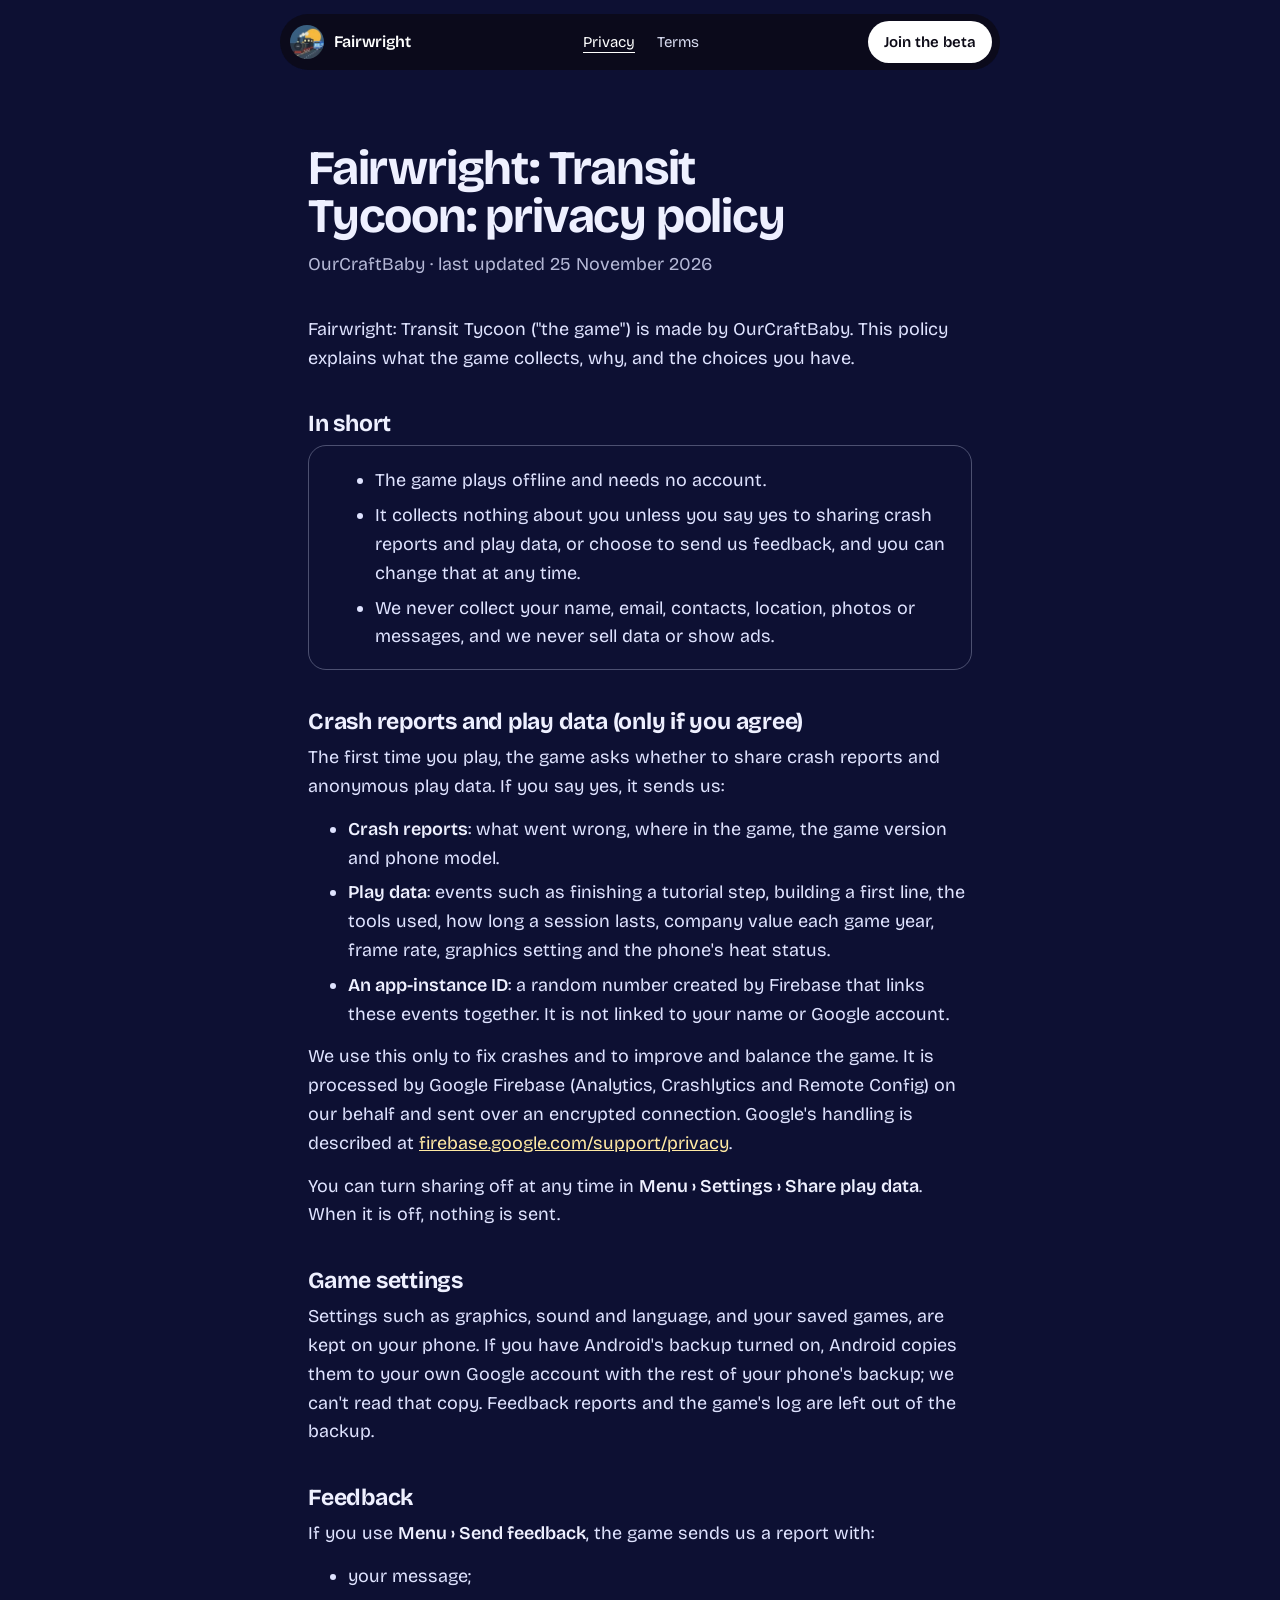
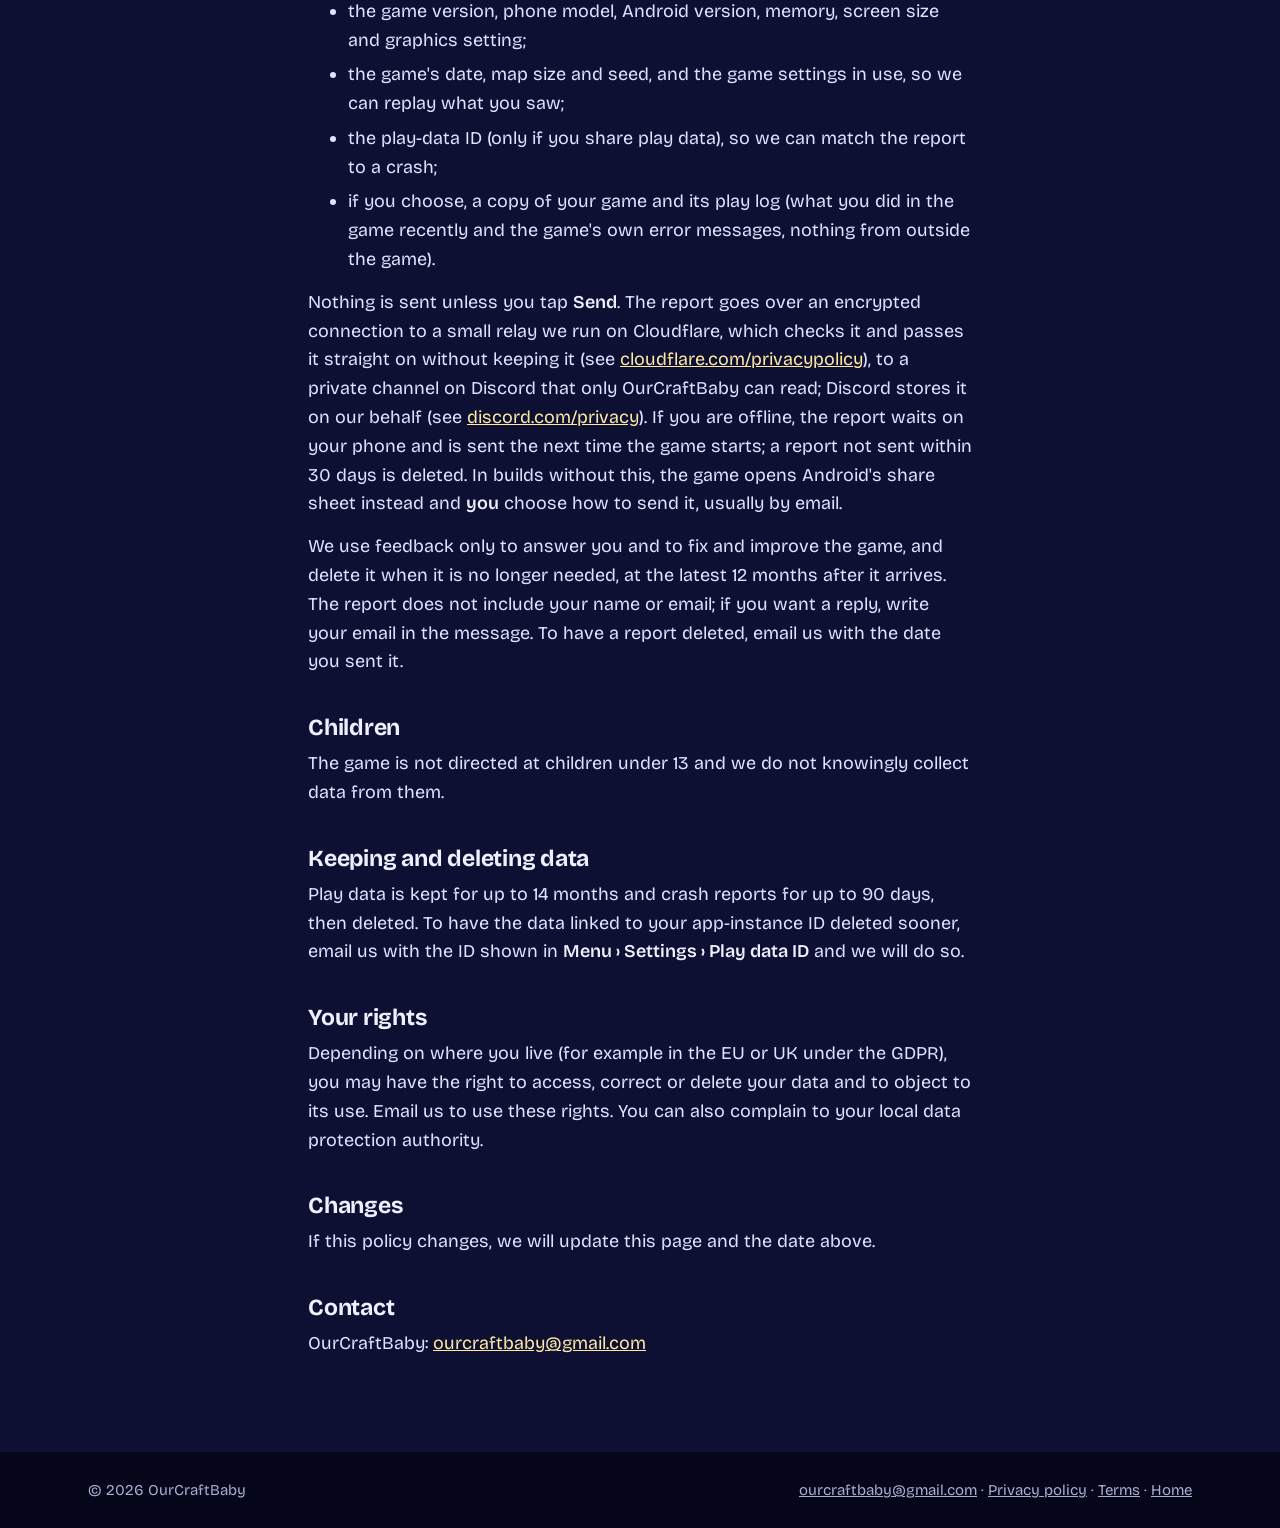
<file: privacy-policy.html>
<!doctype html>
<html lang="en">
<head>
<meta charset="utf-8">
<meta name="viewport" content="width=device-width, initial-scale=1">
<title>Privacy policy · Fairwright: Transit Tycoon</title>
<meta name="description" content="What Fairwright: Transit Tycoon collects, why, and the choices you have.">
<link rel="canonical" href="https://ourcraftbaby.github.io/privacy-policy.html">
<meta property="og:type" content="website">
<meta property="og:site_name" content="Fairwright: Transit Tycoon">
<meta property="og:url" content="https://ourcraftbaby.github.io/privacy-policy.html">
<meta property="og:title" content="Privacy policy · Fairwright: Transit Tycoon">
<meta property="og:description" content="What Fairwright: Transit Tycoon collects, why, and the choices you have.">
<meta property="og:image" content="https://ourcraftbaby.github.io/img/og.jpg">
<meta property="og:image:width" content="1200">
<meta property="og:image:height" content="630">
<meta property="og:image:alt" content="A steam train crossing a stone viaduct at dawn, with the words: Build the routes. Grow the towns.">
<meta name="twitter:card" content="summary_large_image">
<link rel="icon" href="favicon.png" type="image/png">
<link rel="apple-touch-icon" href="apple-touch-icon.png">
<link rel="preload" href="fonts/BricolageGrotesque-latin.woff2" as="font" type="font/woff2" crossorigin>
<link rel="stylesheet" href="style.css">
<meta name="theme-color" content="#0d1033">
</head>
<body class="page" data-era="2040">
<a class="skip" href="#main">Skip to content</a>
<div class="dial">
  <a class="brand" href="./" aria-label="Fairwright: Transit Tycoon, home"><img src="img/icon-72.webp" width="34" height="34" alt=""><span>Fairwright</span></a>
  <nav class="dial-links" aria-label="Legal"><a href="privacy-policy.html" aria-current="page">Privacy</a><a href="terms.html">Terms</a></nav>
  <a class="btn" href="./#beta">Join the beta</a>
</div>

<main class="wrap doc" id="main">
<h1>Fairwright: Transit Tycoon: privacy policy</h1>
<p class="date">OurCraftBaby · last updated 25 November 2026</p>

<p>Fairwright: Transit Tycoon ("the game") is made by OurCraftBaby. This policy explains what the game collects, why, and the choices you have.</p>

<h2>In short</h2>
<div class="summary"><ul>
  <li>The game plays offline and needs no account.</li>
  <li>It collects nothing about you unless you say yes to sharing crash reports and play data, or choose to send us feedback, and you can change that at any time.</li>
  <li>We never collect your name, email, contacts, location, photos or messages, and we never sell data or show ads.</li>
</ul></div>

<h2>Crash reports and play data (only if you agree)</h2>
<p>The first time you play, the game asks whether to share crash reports and anonymous play data. If you say yes, it sends us:</p>
<ul>
  <li><b>Crash reports</b>: what went wrong, where in the game, the game version and phone model.</li>
  <li><b>Play data</b>: events such as finishing a tutorial step, building a first line, the tools used, how long a session lasts, company value each game year, frame rate, graphics setting and the phone's heat status.</li>
  <li><b>An app-instance ID</b>: a random number created by Firebase that links these events together. It is not linked to your name or Google account.</li>
</ul>
<p>We use this only to fix crashes and to improve and balance the game. It is processed by Google Firebase (Analytics, Crashlytics and Remote Config) on our behalf and sent over an encrypted connection. Google's handling is described at <a href="https://firebase.google.com/support/privacy">firebase.google.com/support/privacy</a>.</p>
<p>You can turn sharing off at any time in <b>Menu › Settings › Share play data</b>. When it is off, nothing is sent.</p>

<h2>Game settings</h2>
<p>Settings such as graphics, sound and language, and your saved games, are kept on your phone. If you have Android's backup turned on, Android copies them to your own Google account with the rest of your phone's backup; we can't read that copy. Feedback reports and the game's log are left out of the backup.</p>

<h2>Feedback</h2>
<p>If you use <b>Menu › Send feedback</b>, the game sends us a report with:</p>
<ul>
  <li>your message;</li>
  <li>the game version, phone model, Android version, memory, screen size and graphics setting;</li>
  <li>the game's date, map size and seed, and the game settings in use, so we can replay what you saw;</li>
  <li>the play-data ID (only if you share play data), so we can match the report to a crash;</li>
  <li>if you choose, a copy of your game and its play log (what you did in the game recently and the game's own error messages, nothing from outside the game).</li>
</ul>
<p>Nothing is sent unless you tap <b>Send</b>. The report goes over an encrypted connection to a small relay we run on Cloudflare, which checks it and passes it straight on without keeping it (see <a href="https://www.cloudflare.com/privacypolicy/">cloudflare.com/privacypolicy</a>), to a private channel on Discord that only OurCraftBaby can read; Discord stores it on our behalf (see <a href="https://discord.com/privacy">discord.com/privacy</a>). If you are offline, the report waits on your phone and is sent the next time the game starts; a report not sent within 30 days is deleted. In builds without this, the game opens Android's share sheet instead and <b>you</b> choose how to send it, usually by email.</p>
<p>We use feedback only to answer you and to fix and improve the game, and delete it when it is no longer needed, at the latest 12 months after it arrives. The report does not include your name or email; if you want a reply, write your email in the message. To have a report deleted, email us with the date you sent it.</p>

<h2>Children</h2>
<p>The game is not directed at children under 13 and we do not knowingly collect data from them.</p>

<h2>Keeping and deleting data</h2>
<p>Play data is kept for up to 14 months and crash reports for up to 90 days, then deleted. To have the data linked to your app-instance ID deleted sooner, email us with the ID shown in <b>Menu › Settings › Play data ID</b> and we will do so.</p>

<h2>Your rights</h2>
<p>Depending on where you live (for example in the EU or UK under the GDPR), you may have the right to access, correct or delete your data and to object to its use. Email us to use these rights. You can also complain to your local data protection authority.</p>

<h2>Changes</h2>
<p>If this policy changes, we will update this page and the date above.</p>

<h2>Contact</h2>
<p>OurCraftBaby: <a href="mailto:ourcraftbaby@gmail.com">ourcraftbaby@gmail.com</a></p>
</main>

<footer class="foot"><div class="wrap"><span>© 2026 OurCraftBaby</span><span><a href="mailto:ourcraftbaby@gmail.com">ourcraftbaby@gmail.com</a> · <a href="privacy-policy.html">Privacy policy</a> · <a href="terms.html">Terms</a> · <a href="./">Home</a></span></div></footer>
</body>
</html>
</file>
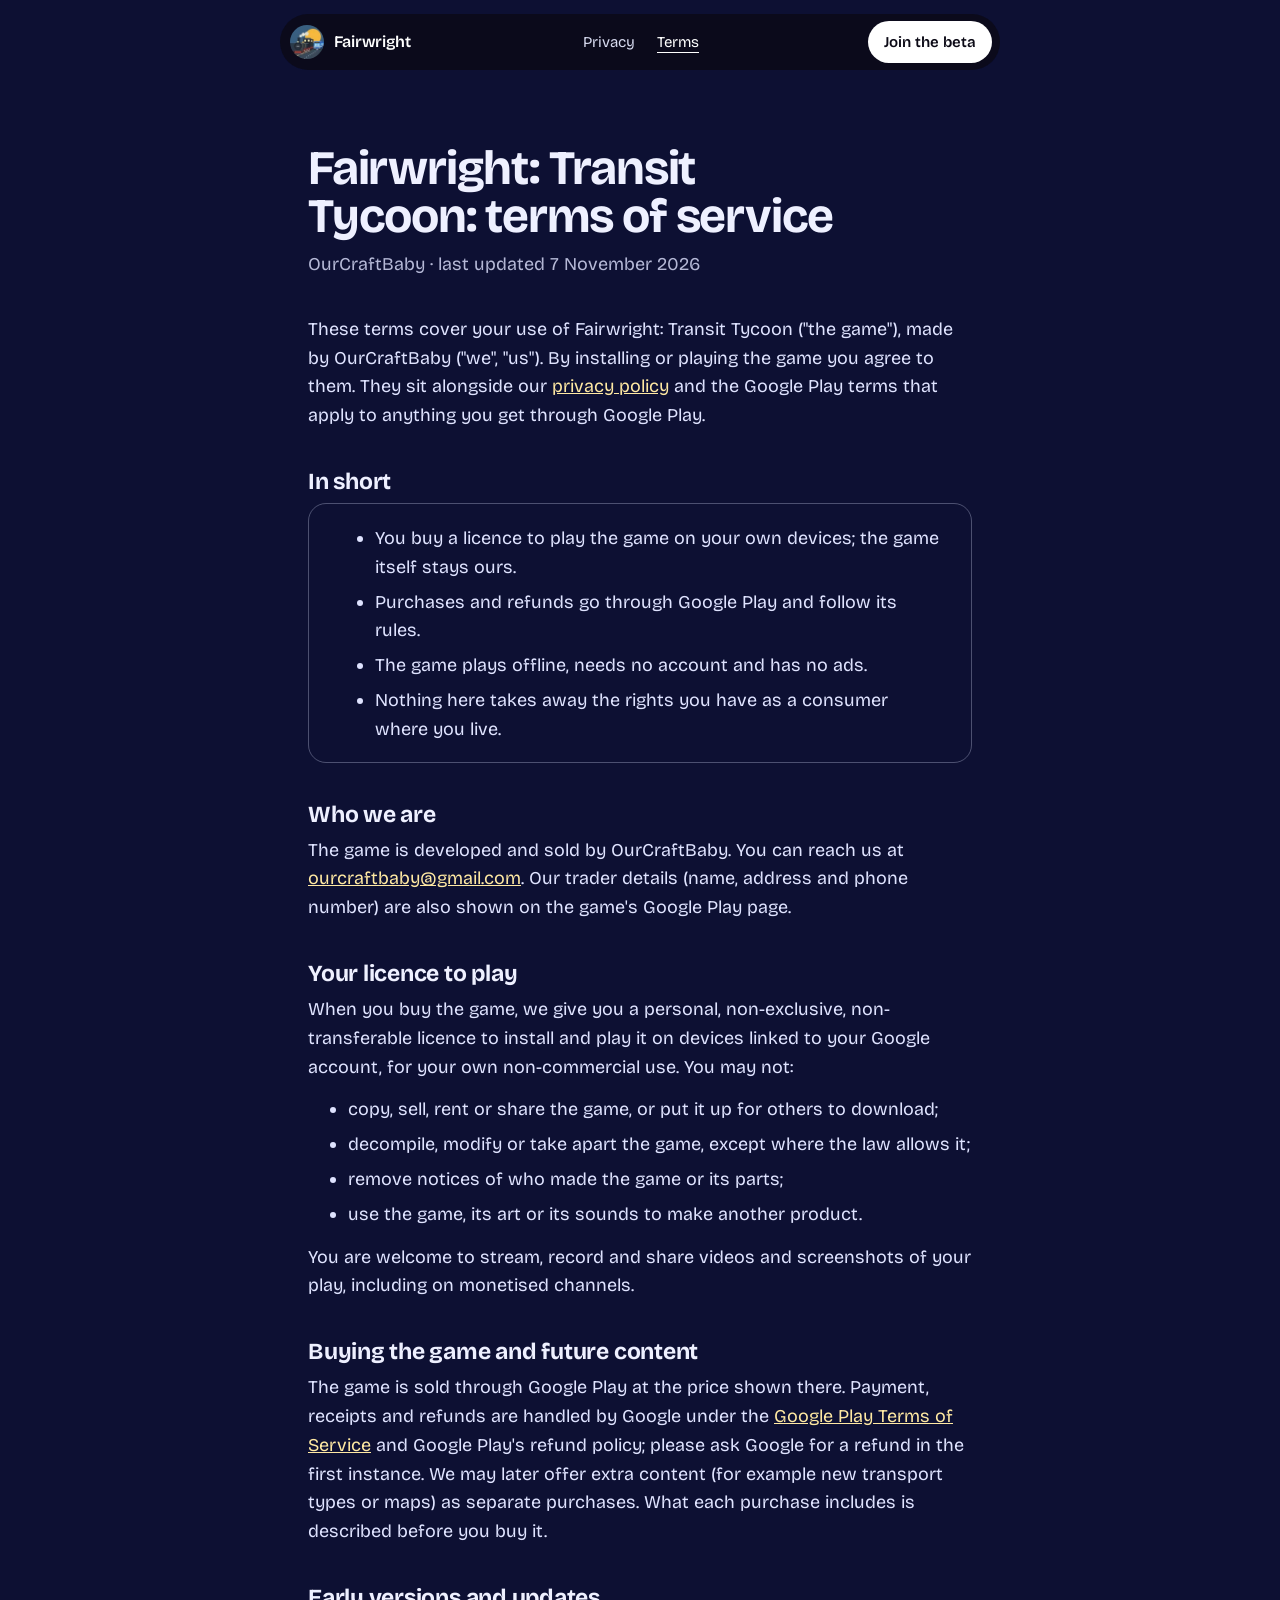
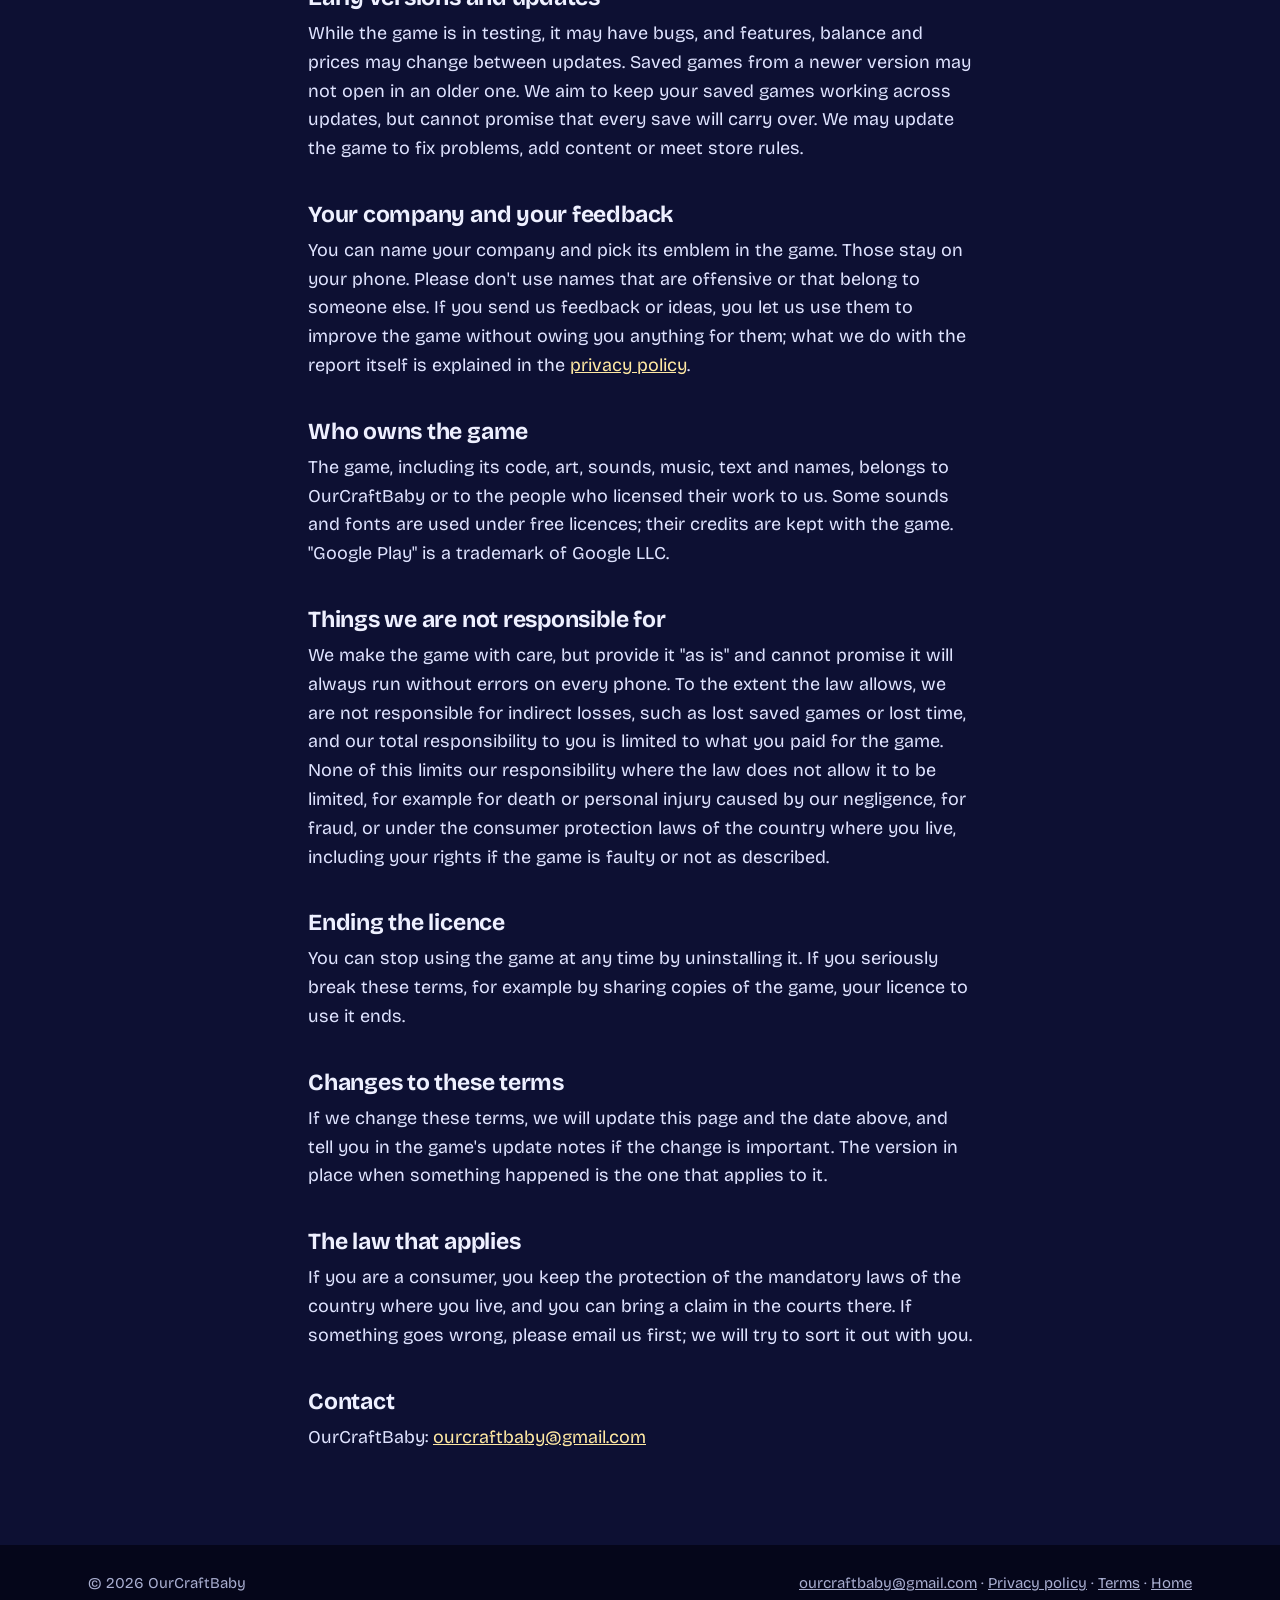
<file: terms.html>
<!doctype html>
<html lang="en">
<head>
<meta charset="utf-8">
<meta name="viewport" content="width=device-width, initial-scale=1">
<title>Terms of service · Fairwright: Transit Tycoon</title>
<meta name="description" content="The terms for playing Fairwright: Transit Tycoon.">
<link rel="canonical" href="https://ourcraftbaby.github.io/terms.html">
<meta property="og:type" content="website">
<meta property="og:site_name" content="Fairwright: Transit Tycoon">
<meta property="og:url" content="https://ourcraftbaby.github.io/terms.html">
<meta property="og:title" content="Terms of service · Fairwright: Transit Tycoon">
<meta property="og:description" content="The terms for playing Fairwright: Transit Tycoon.">
<meta property="og:image" content="https://ourcraftbaby.github.io/img/og.jpg">
<meta property="og:image:width" content="1200">
<meta property="og:image:height" content="630">
<meta property="og:image:alt" content="A steam train crossing a stone viaduct at dawn, with the words: Build the routes. Grow the towns.">
<meta name="twitter:card" content="summary_large_image">
<link rel="icon" href="favicon.png" type="image/png">
<link rel="apple-touch-icon" href="apple-touch-icon.png">
<link rel="preload" href="fonts/BricolageGrotesque-latin.woff2" as="font" type="font/woff2" crossorigin>
<link rel="stylesheet" href="style.css">
<meta name="theme-color" content="#0d1033">
</head>
<body class="page" data-era="2040">
<a class="skip" href="#main">Skip to content</a>
<div class="dial">
  <a class="brand" href="./" aria-label="Fairwright: Transit Tycoon, home"><img src="img/icon-72.webp" width="34" height="34" alt=""><span>Fairwright</span></a>
  <nav class="dial-links" aria-label="Legal"><a href="privacy-policy.html">Privacy</a><a href="terms.html" aria-current="page">Terms</a></nav>
  <a class="btn" href="./#beta">Join the beta</a>
</div>

<main class="wrap doc" id="main">
<h1>Fairwright: Transit Tycoon: terms of service</h1>
<p class="date">OurCraftBaby · last updated 7 November 2026</p>

<p>These terms cover your use of Fairwright: Transit Tycoon ("the game"), made by OurCraftBaby ("we", "us"). By installing or playing the game you agree to them. They sit alongside our <a href="privacy-policy.html">privacy policy</a> and the Google Play terms that apply to anything you get through Google Play.</p>

<h2>In short</h2>
<div class="summary"><ul>
  <li>You buy a licence to play the game on your own devices; the game itself stays ours.</li>
  <li>Purchases and refunds go through Google Play and follow its rules.</li>
  <li>The game plays offline, needs no account and has no ads.</li>
  <li>Nothing here takes away the rights you have as a consumer where you live.</li>
</ul></div>

<h2>Who we are</h2>
<p>The game is developed and sold by OurCraftBaby. You can reach us at <a href="mailto:ourcraftbaby@gmail.com">ourcraftbaby@gmail.com</a>. Our trader details (name, address and phone number) are also shown on the game's Google Play page.</p>

<h2>Your licence to play</h2>
<p>When you buy the game, we give you a personal, non-exclusive, non-transferable licence to install and play it on devices linked to your Google account, for your own non-commercial use. You may not:</p>
<ul>
  <li>copy, sell, rent or share the game, or put it up for others to download;</li>
  <li>decompile, modify or take apart the game, except where the law allows it;</li>
  <li>remove notices of who made the game or its parts;</li>
  <li>use the game, its art or its sounds to make another product.</li>
</ul>
<p>You are welcome to stream, record and share videos and screenshots of your play, including on monetised channels.</p>

<h2>Buying the game and future content</h2>
<p>The game is sold through Google Play at the price shown there. Payment, receipts and refunds are handled by Google under the <a href="https://play.google.com/about/play-terms/">Google Play Terms of Service</a> and Google Play's refund policy; please ask Google for a refund in the first instance. We may later offer extra content (for example new transport types or maps) as separate purchases. What each purchase includes is described before you buy it.</p>

<h2>Early versions and updates</h2>
<p>While the game is in testing, it may have bugs, and features, balance and prices may change between updates. Saved games from a newer version may not open in an older one. We aim to keep your saved games working across updates, but cannot promise that every save will carry over. We may update the game to fix problems, add content or meet store rules.</p>

<h2>Your company and your feedback</h2>
<p>You can name your company and pick its emblem in the game. Those stay on your phone. Please don't use names that are offensive or that belong to someone else. If you send us feedback or ideas, you let us use them to improve the game without owing you anything for them; what we do with the report itself is explained in the <a href="privacy-policy.html">privacy policy</a>.</p>

<h2>Who owns the game</h2>
<p>The game, including its code, art, sounds, music, text and names, belongs to OurCraftBaby or to the people who licensed their work to us. Some sounds and fonts are used under free licences; their credits are kept with the game. "Google Play" is a trademark of Google LLC.</p>

<h2>Things we are not responsible for</h2>
<p>We make the game with care, but provide it "as is" and cannot promise it will always run without errors on every phone. To the extent the law allows, we are not responsible for indirect losses, such as lost saved games or lost time, and our total responsibility to you is limited to what you paid for the game. None of this limits our responsibility where the law does not allow it to be limited, for example for death or personal injury caused by our negligence, for fraud, or under the consumer protection laws of the country where you live, including your rights if the game is faulty or not as described.</p>

<h2>Ending the licence</h2>
<p>You can stop using the game at any time by uninstalling it. If you seriously break these terms, for example by sharing copies of the game, your licence to use it ends.</p>

<h2>Changes to these terms</h2>
<p>If we change these terms, we will update this page and the date above, and tell you in the game's update notes if the change is important. The version in place when something happened is the one that applies to it.</p>

<h2>The law that applies</h2>
<p>If you are a consumer, you keep the protection of the mandatory laws of the country where you live, and you can bring a claim in the courts there. If something goes wrong, please email us first; we will try to sort it out with you.</p>

<h2>Contact</h2>
<p>OurCraftBaby: <a href="mailto:ourcraftbaby@gmail.com">ourcraftbaby@gmail.com</a></p>
</main>

<footer class="foot"><div class="wrap"><span>© 2026 OurCraftBaby</span><span><a href="mailto:ourcraftbaby@gmail.com">ourcraftbaby@gmail.com</a> · <a href="privacy-policy.html">Privacy policy</a> · <a href="terms.html">Terms</a> · <a href="./">Home</a></span></div></footer>
</body>
</html>
</file>
<file: style.css>
/* Fairwright: Transit Tycoon. One page whose palette follows the year you have scrolled to.
   The landscape drawings are generated: edit tools/build-scenes.py and tools/index.template.html, then run the script. */
@font-face { font-family: "Bricolage Grotesque"; font-style: normal; font-weight: 300 800; font-stretch: 75% 100%; font-display: swap;
  src: url(fonts/BricolageGrotesque-latin.woff2) format("woff2"); }

/* Direction C2. One page, one palette that changes with the year you have scrolled to.
   The colours are registered so they can transition: the whole page moves from a 1930 dawn to a 2000 noon to a 2040s night. */
@property --sky    { syntax: "<color>"; inherits: true; initial-value: #f0a875; }
@property --far    { syntax: "<color>"; inherits: true; initial-value: #c9755c; }
@property --mid    { syntax: "<color>"; inherits: true; initial-value: #8f4a4a; }
@property --struct { syntax: "<color>"; inherits: true; initial-value: #5e3140; }
@property --near   { syntax: "<color>"; inherits: true; initial-value: #33192b; }
@property --train  { syntax: "<color>"; inherits: true; initial-value: #24101f; }
@property --ink    { syntax: "<color>"; inherits: true; initial-value: #2b1322; }
@property --on     { syntax: "<color>"; inherits: true; initial-value: #f8e6d6; }
@property --lit    { syntax: "<color>"; inherits: true; initial-value: #ffe6a8; }
@property --cta    { syntax: "<color>"; inherits: true; initial-value: #2b1322; }
@property --cta-on { syntax: "<color>"; inherits: true; initial-value: #ffe6a8; }
@property --haze   { syntax: "<percentage>"; inherits: true; initial-value: 42%; }
@property --accent { syntax: "<color>"; inherits: true; initial-value: #d1483a; }
@property --wdth   { syntax: "<number>"; inherits: true; initial-value: 78; }

body {
  --sky: #f0a875; --far: #c9755c; --mid: #8f4a4a; --struct: #5e3140; --near: #33192b; --train: #24101f;
  --ink: #2b1322; --on: #f8e6d6; --lit: #ffe6a8; --cta: #2b1322; --cta-on: #ffe6a8; --accent: #d1483a; --wdth: 78;
  transition: --sky 1s, --far 1s, --mid 1s, --struct 1s, --near 1s, --train 1s, --ink 1s, --on 1s, --lit 1s, --cta 1s, --cta-on 1s, --accent 1s, --wdth 1s, --haze 1s;
  transition-timing-function: cubic-bezier(.22, 1, .36, 1);
}
body[data-era="2000"] {
  --sky: #bfe3f2; --far: #8fc7c9; --mid: #4d9a8a; --struct: #2f6b68; --near: #173f42; --train: #0f2c30;
  --ink: #0f2c30; --on: #e4f4f2; --lit: #fff6c9; --cta: #0f2c30; --cta-on: #ffffff; --accent: #ff7a45; --wdth: 89;
}
body[data-era="2040"] {
  --sky: #0d1033; --far: #232a66; --mid: #1a1e52; --struct: #2e3684; --near: #080a22; --train: #0a0c2a;
  --ink: #eef0ff; --on: #dfe3ff; --lit: #ffe9a3; --cta: #ffe9a3; --cta-on: #0d1033; --accent: #62e6f2; --wdth: 100; --haze: 7%;
}

* { box-sizing: border-box; }
:root { --arrow: url("data:image/svg+xml,%3Csvg xmlns='http://www.w3.org/2000/svg' viewBox='0 0 16 12'%3E%3Cpath d='M0 5h12.2L8.6 1.4 10 0l6 6-6 6-1.4-1.4L12.2 7H0z'/%3E%3C/svg%3E"); }
html { scroll-behavior: smooth; }
body { margin: 0; background: var(--sky); color: var(--ink); font: 400 18px/1.6 "Bricolage Grotesque", system-ui, sans-serif; font-optical-sizing: auto; -webkit-font-smoothing: antialiased; }
img { display: block; max-width: 100%; height: auto; }
a { color: inherit; }
h1, h2, h3 { margin: 0; font-weight: 700; line-height: 1; letter-spacing: -0.025em; text-wrap: balance; font-variation-settings: "wdth" var(--wdth); }
.wrap { max-width: 1200px; margin: 0 auto; padding-inline: clamp(20px, 4vw, 48px); }
:focus-visible { outline: 3px solid var(--lit); outline-offset: 3px; }

.btn { display: inline-flex; align-items: center; gap: 10px; background: var(--cta); color: var(--cta-on); font-weight: 600; font-size: 18px; text-decoration: none; padding: 15px 26px; border-radius: 999px; transition: transform .2s cubic-bezier(.22,1,.36,1); }
.btn::after { content: ""; width: 16px; height: 12px; background: currentColor; -webkit-mask: var(--arrow) center / contain no-repeat; mask: var(--arrow) center / contain no-repeat; transition: transform .2s cubic-bezier(.22,1,.36,1); }
.btn:hover { transform: translateY(-2px); }
.btn:hover::after { transform: translateX(4px); }

/* The dial floats over everything and shows the year */
.dial { position: fixed; top: 14px; left: 50%; transform: translateX(-50%); z-index: 30; width: min(720px, calc(100% - 28px)); display: grid; grid-template-columns: 1fr auto 1fr; align-items: center; background: rgba(12, 10, 22, .82); backdrop-filter: blur(14px); color: #fff; border-radius: 999px; padding: 7px 8px 7px 10px; overflow: hidden; }
.brand { display: flex; align-items: center; gap: 10px; font-weight: 600; font-size: 16px; text-decoration: none; }
.brand img { width: 34px; height: 34px; border-radius: 50%; }
.year-now { font-weight: 700; font-size: 22px; font-variant-numeric: tabular-nums; color: var(--lit); }
.dial .btn { justify-self: end; background: #fff; color: #0c0a16; font-size: 15px; padding: 9px 16px; }
.dial .btn::after { display: none; }
.bar { position: absolute; left: 0; bottom: 0; height: 2px; width: 100%; background: var(--lit); transform: scaleX(0); transform-origin: left; }

/* Each era: sky with the words, the scene, then the ground with the real game */
.sky { padding-top: clamp(120px, 16vh, 180px); background: linear-gradient(transparent 35%, color-mix(in oklab, var(--lit) var(--haze), transparent)); }
.sky-grid { display: grid; grid-template-columns: minmax(0, 7fr) minmax(0, 5fr); gap: clamp(24px, 5vw, 80px); align-items: end; }
.when { font-weight: 600; font-size: 17px; margin: 0 0 18px; display: flex; align-items: center; gap: 10px; }
.when::before { content: ""; width: 9px; height: 9px; border-radius: 50%; background: currentColor; }
h1 { font-size: clamp(46px, 7.2vw, 96px); }
.sky h2 { font-size: clamp(40px, 6vw, 80px); }
.lead { margin: 0 0 26px; font-size: clamp(18px, 1.5vw, 20px); max-width: 30em; }
.cta { display: flex; align-items: center; gap: 18px; flex-wrap: wrap; font-size: 15px; }

.scene { position: relative; height: clamp(260px, 48vh, 520px); margin-top: clamp(20px, 4vw, 48px); clip-path: inset(-600px 0 0 0); overflow-x: clip; }
/* every layer is its own svg: the script slides them with transforms, so parallax costs no repaint */
.ly { position: absolute; inset: 0; width: 100%; height: 100%; display: block; overflow: visible; }
.scene.live .ly[data-k], .scene.live .train { will-change: transform; }
/* paper grain over the drawing, kept off the animated layers so it is painted once */
.scene::after { content: ""; position: absolute; inset: 0; pointer-events: none; mix-blend-mode: overlay; opacity: .5;
  background: url("data:image/svg+xml,%3Csvg xmlns='http://www.w3.org/2000/svg' width='240' height='240'%3E%3Cfilter id='n'%3E%3CfeTurbulence type='fractalNoise' baseFrequency='.85' numOctaves='2' stitchTiles='stitch'/%3E%3CfeColorMatrix values='0 0 0 0 1 0 0 0 0 1 0 0 0 0 1 .9 0 0 0 -.28'/%3E%3C/filter%3E%3Crect width='240' height='240' filter='url(%23n)'/%3E%3C/svg%3E");
  -webkit-mask-image: linear-gradient(transparent, #000 28%, #000 80%, transparent); mask-image: linear-gradient(transparent, #000 28%, #000 80%, transparent); }
.bld { fill: color-mix(in oklab, var(--mid) 78%, var(--far)); }
.bld2 { fill: color-mix(in oklab, var(--mid) 42%, var(--far)); }
.sky-grid { position: relative; z-index: 1; }
/* only the scene on screen animates */
.scene:not(.live) * { animation-play-state: paused !important; }
.drift { animation: drift 70s ease-in-out infinite alternate; }
.drift.back { animation-duration: 110s; animation-direction: alternate-reverse; }
@keyframes drift { from { transform: translateX(-60px); } to { transform: translateX(90px); } }
.rot { animation: spin 2s linear infinite; transform-box: fill-box; transform-origin: center; }
@keyframes spin { to { rotate: 360deg; } }
/* the coupling rod rides the crank pins: a circle of radius 5, in step with the driving wheels */
.rod { animation: rod 1.41s linear infinite; }
@keyframes rod { 0%, 100% { translate: 5px 0; } 12.5% { translate: 3.5px 3.5px; } 25% { translate: 0 5px; } 37.5% { translate: -3.5px 3.5px; } 50% { translate: -5px 0; } 62.5% { translate: -3.5px -3.5px; } 75% { translate: 0 -5px; } 87.5% { translate: 3.5px -3.5px; } }
.pist { animation: pist .705s ease-in-out infinite alternate; }
@keyframes pist { from { translate: 5px 0; } to { translate: -5px 0; } }
.puff, .puff2, .puff3 { transform-box: fill-box; transform-origin: center; opacity: 0; animation: puff 4.4s linear infinite; }
.puff2 { animation: puff2 1.5s ease-out infinite; }
.puff3 { animation: puff3 10s linear infinite; }
@keyframes puff { 0% { translate: 0 0; scale: .25; opacity: .9; } 30% { opacity: .6; } 100% { translate: -250px -78px; scale: 1.9; opacity: 0; } }
@keyframes puff2 { 0% { translate: 0 0; scale: .3; opacity: .7; } 100% { translate: 34px -12px; scale: 1.5; opacity: 0; } }
@keyframes puff3 { 0% { translate: 0 0; scale: .3; opacity: .6; } 100% { translate: 90px -96px; scale: 2; opacity: 0; } }
.lamp { --a: 1; animation: lamp var(--d, 9s) linear infinite; animation-delay: var(--t, 0s); }
.lamp.off { --a: 0; --b: 1; }
@keyframes lamp { 0%, 58% { opacity: var(--a); } 62%, 86% { opacity: var(--b, .12); } 90%, 100% { opacity: var(--a); } }
.pulse { animation: pulse 3.2s cubic-bezier(.4, 0, .2, 1) infinite; }
@keyframes pulse { from { translate: 0 0; } to { translate: 860px 0; } }
/* the script sets --from and --to (where the train is just out of sight on each side) and the duration */
.train { --from: -560px; --to: 1700px; animation: run 22s linear infinite; }
@keyframes run { from { transform: translateX(var(--from)); } to { transform: translateX(var(--to)); } }

.ground { background: var(--near); color: var(--on); padding: clamp(40px, 6vw, 80px) 0 clamp(72px, 10vw, 140px); margin-top: -1px; }
.ground-grid { display: grid; grid-template-columns: minmax(0, 7fr) minmax(0, 5fr); gap: clamp(28px, 5vw, 80px); align-items: center; }
.ground-grid.flip { grid-template-columns: minmax(0, 5fr) minmax(0, 7fr); }
.ground-grid.flip .shot { order: 2; }
.shot { margin: 0; }
.shot img { width: 100%; aspect-ratio: 16 / 10; object-fit: cover; border-radius: 22px; }
.shot figcaption { margin-top: 12px; font-size: 15px; opacity: .8; }
.winter { display: grid; grid-template-columns: 1fr 1fr; gap: clamp(14px, 2vw, 28px); margin-top: clamp(48px, 7vw, 96px); }
.winter .wide { grid-column: 1 / -1; }
.winter .wide img { aspect-ratio: 2000 / 844; }
.points { display: grid; gap: clamp(26px, 3.4vw, 44px); }
.points h3 { font-size: clamp(26px, 2.8vw, 38px); margin-bottom: 10px; }
.points p { margin: 0; max-width: 28em; opacity: .9; }

.facts { list-style: none; display: flex; flex-wrap: wrap; gap: 10px; margin: clamp(48px, 7vw, 96px) 0 0; padding: 0; }
.facts li { border: 1px solid color-mix(in oklab, var(--on) 35%, transparent); border-radius: 999px; padding: 9px 18px; font-weight: 500; font-size: 16px; }

.beyond { text-align: center; padding: clamp(40px, 7vw, 96px) 0 clamp(80px, 12vw, 160px); background: var(--near); color: var(--on); }
.beyond h2 { font-size: clamp(44px, 7.4vw, 96px); max-width: 11em; margin-inline: auto; color: var(--lit); }
.beyond p { margin: 24px auto 32px; max-width: 30em; font-size: 20px; }
.beyond small { display: block; margin-top: 16px; font-size: 15px; opacity: .8; }
.join { display: flex; flex-wrap: wrap; justify-content: center; gap: 12px; max-width: 34em; margin-inline: auto; }
.join input[type=email] { flex: 1 1 15em; min-width: 0; font: inherit; font-size: 18px; color: var(--on); background: color-mix(in oklab, var(--on) 10%, transparent); border: 1.5px solid color-mix(in oklab, var(--on) 45%, transparent); border-radius: 999px; padding: 14px 22px; }
.join input[type=email]::placeholder { color: color-mix(in oklab, var(--on) 55%, transparent); }
.join input[type=email]:focus-visible { border-color: var(--lit); }
.join .btn { border: 0; cursor: pointer; font-family: inherit; background: var(--lit); color: #0c0a16; }
.join .btn:disabled { opacity: .6; cursor: default; transform: none; }
.beyond .join-status { flex-basis: 100%; margin: 4px 0 0; font-size: 16px; min-height: 1.4em; }
.join-status.bad { color: #ffb4a8; }
.join a.btn.alt { background: transparent; color: var(--on); box-shadow: inset 0 0 0 1.5px color-mix(in oklab, var(--on) 55%, transparent); }
.steps { max-width: 28em; margin: 0 auto 32px; padding-left: 1.4em; text-align: left; font-size: 18px; line-height: 1.5; display: grid; gap: 6px; }

.foot { background: #05061a; color: #a9aed0; font-size: 15px; padding: 26px 0; }
.foot .wrap { display: flex; justify-content: space-between; flex-wrap: wrap; gap: 12px; }


@media (max-width: 860px) {
  .sky-grid, .ground-grid, .ground-grid.flip { grid-template-columns: 1fr; }
  .ground-grid.flip .shot { order: 0; }
  .winter { grid-template-columns: 1fr; }
  .brand span { display: none; }
  .scene { height: clamp(210px, 36vh, 320px); }
}
@media (prefers-reduced-motion: reduce) { html { scroll-behavior: auto; } body, .btn, .btn::after { transition: none; } .scene * { animation: none !important; } .train { transform: translateX(700px); } .puff, .puff2, .puff3, .pulse { display: none; } }

/* ---------- shared bits ---------- */
picture { display: block; }
.vh { position: absolute; width: 1px; height: 1px; overflow: hidden; clip-path: inset(50%); white-space: nowrap; }
.skip { position: absolute; left: 12px; top: -60px; z-index: 40; background: #fff; color: #0c0a16; padding: 10px 16px; border-radius: 10px; font-weight: 600; }
.skip:focus { top: 12px; }
.foot a:hover, .doc a:hover { text-decoration-thickness: 2px; }

/* ---------- privacy policy and terms: the night palette, no scenery ---------- */
.dial-links { display: flex; gap: 22px; font-size: 15px; }
.dial-links a { text-decoration: none; color: #d8dbf0; }
.dial-links a:hover, .dial-links a[aria-current] { color: #fff; text-decoration: underline; text-underline-offset: 5px; }
.doc { max-width: 760px; padding-top: clamp(110px, 16vh, 150px); padding-bottom: 80px; color: var(--on); }
.doc h1 { font-size: clamp(32px, 4.6vw, 48px); margin-bottom: 10px; color: var(--ink); }
.doc .date { opacity: .8; margin: 0 0 36px; }
.doc h2 { font-size: 23px; margin: 40px 0 10px; color: var(--ink); letter-spacing: -0.01em; }
.doc p, .doc ul { margin: 0 0 14px; }
.doc li { margin: 6px 0; }
.doc b { color: var(--ink); font-weight: 600; }
.doc a { color: var(--lit); }
.doc .summary { border: 1px solid color-mix(in oklab, var(--on) 30%, transparent); border-radius: 18px; padding: 14px 26px 4px; }
@media (max-width: 560px) { .dial-links { gap: 14px; font-size: 14px; } .page .dial .btn { display: none; } .page .dial { grid-template-columns: auto 1fr; } .dial-links { justify-self: end; padding-right: 12px; } }
</file>
